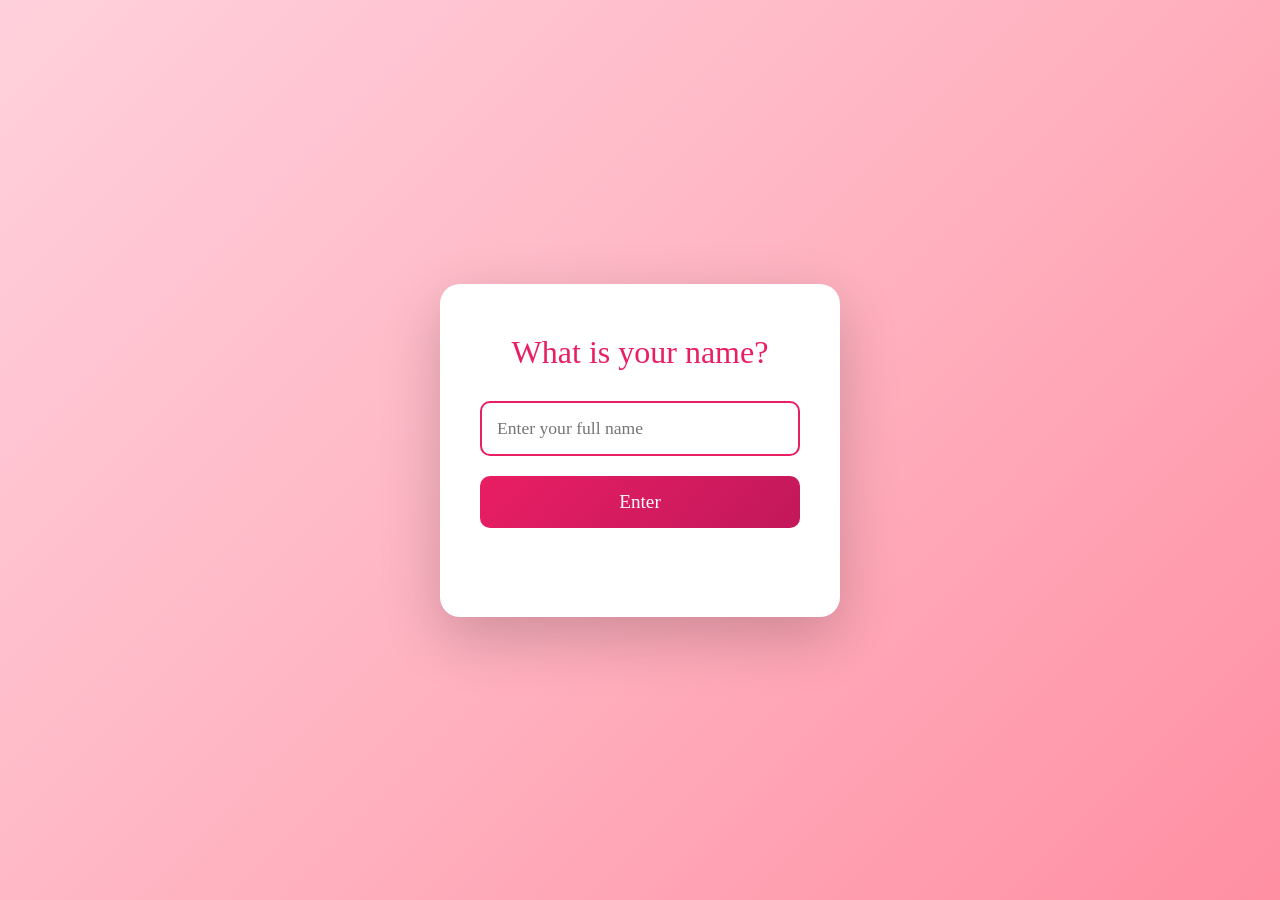
<file: index.html>
<!DOCTYPE html>
<html lang="en">
<head>
    <meta charset="UTF-8">
    <meta name="viewport" content="width=device-width, initial-scale=1.0">
    <title>💕</title>
    <link rel="stylesheet" href="styles.css">
</head>
<body>
    <!-- LOGIN PAGE -->
    <div id="loginPage" class="login-container">
        <div class="login-box">
            <h1 class="login-title">What is your name?</h1>
            <input 
                type="text" 
                id="nameInput" 
                class="name-input" 
                placeholder="Enter your full name"
                autocomplete="off"
            >
            <button id="submitBtn" class="submit-btn">Enter</button>
            <p id="errorMessage" class="error-message"></p>
        </div>
    </div>

    <!-- WELCOME ANIMATION PAGE -->
    <div id="welcomePage" class="welcome-container" style="display: none;">
        <!-- Heart animation canvas will be inserted here -->
    </div>

    <!-- Load JavaScript files in correct order -->
    <script src="messages.js"></script>
    <script src="music.js"></script>
    <script src="login.js"></script>
</body>
</html>
</file>
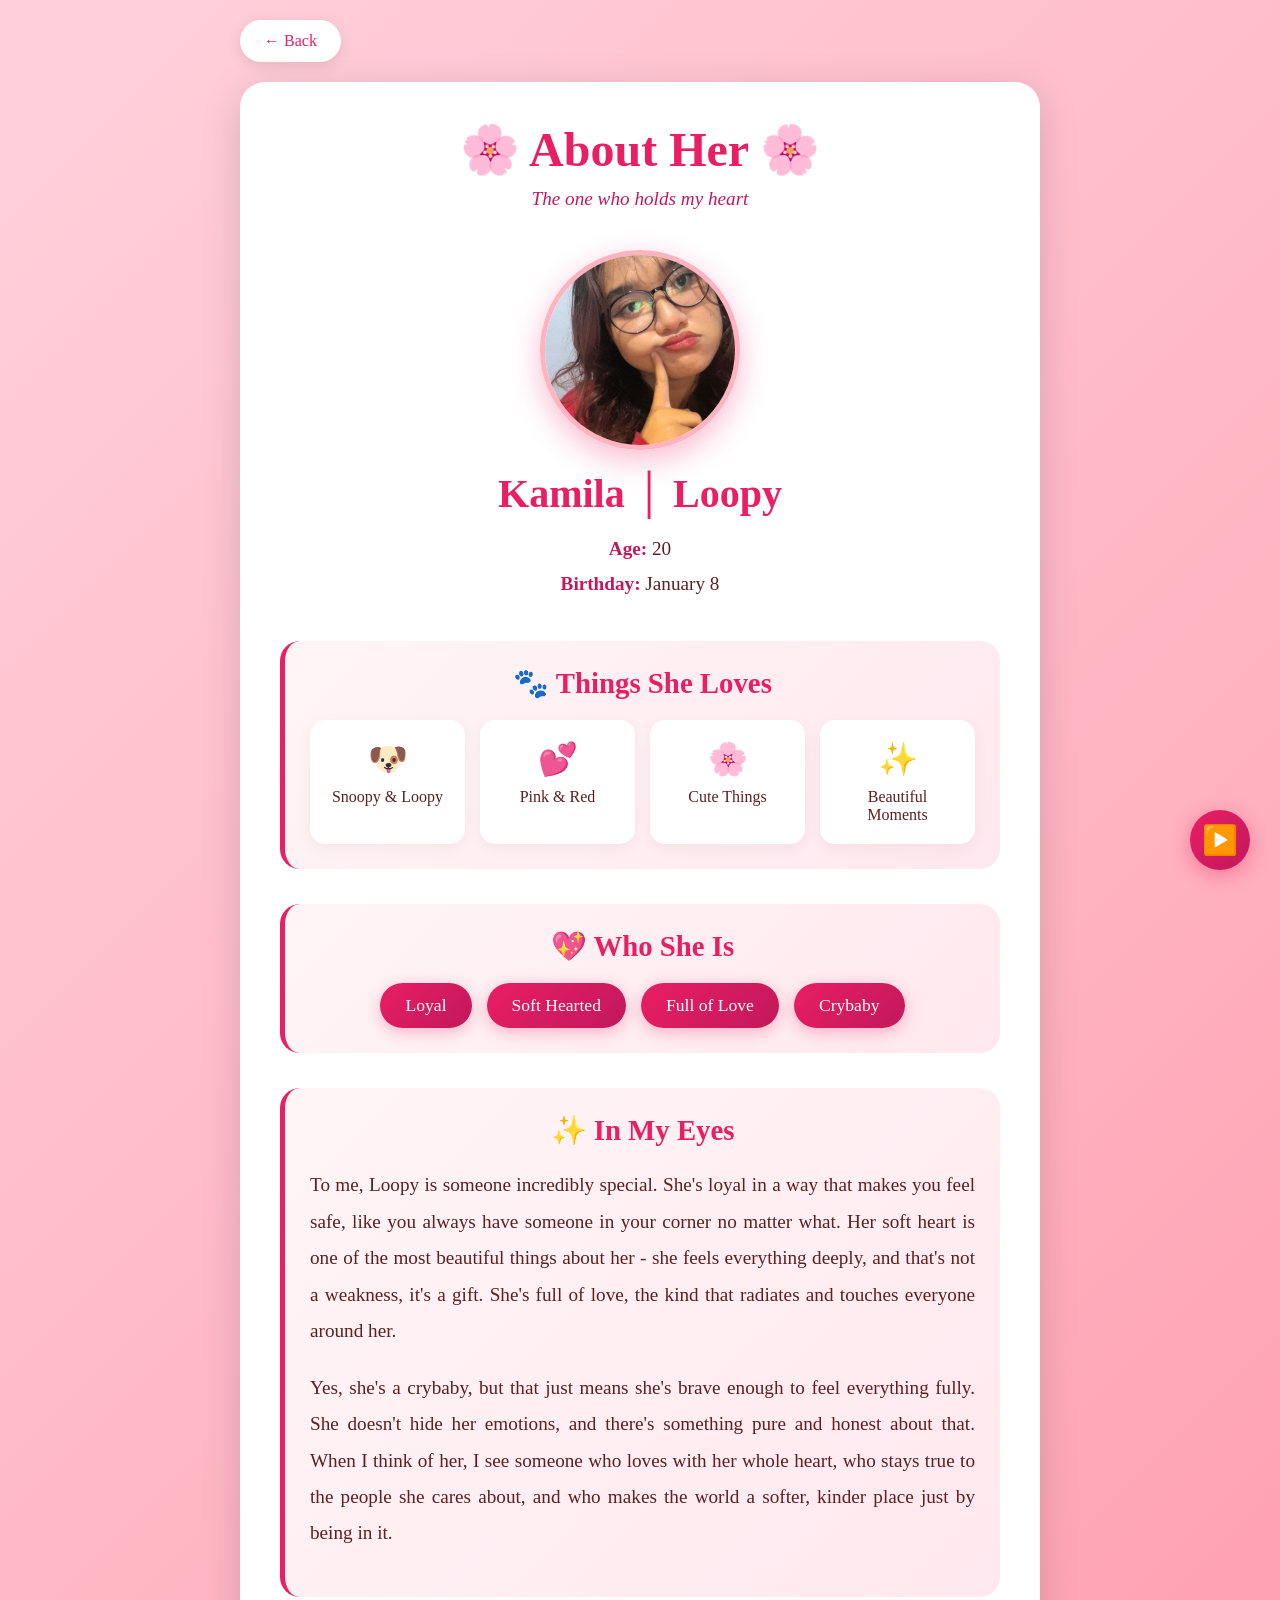
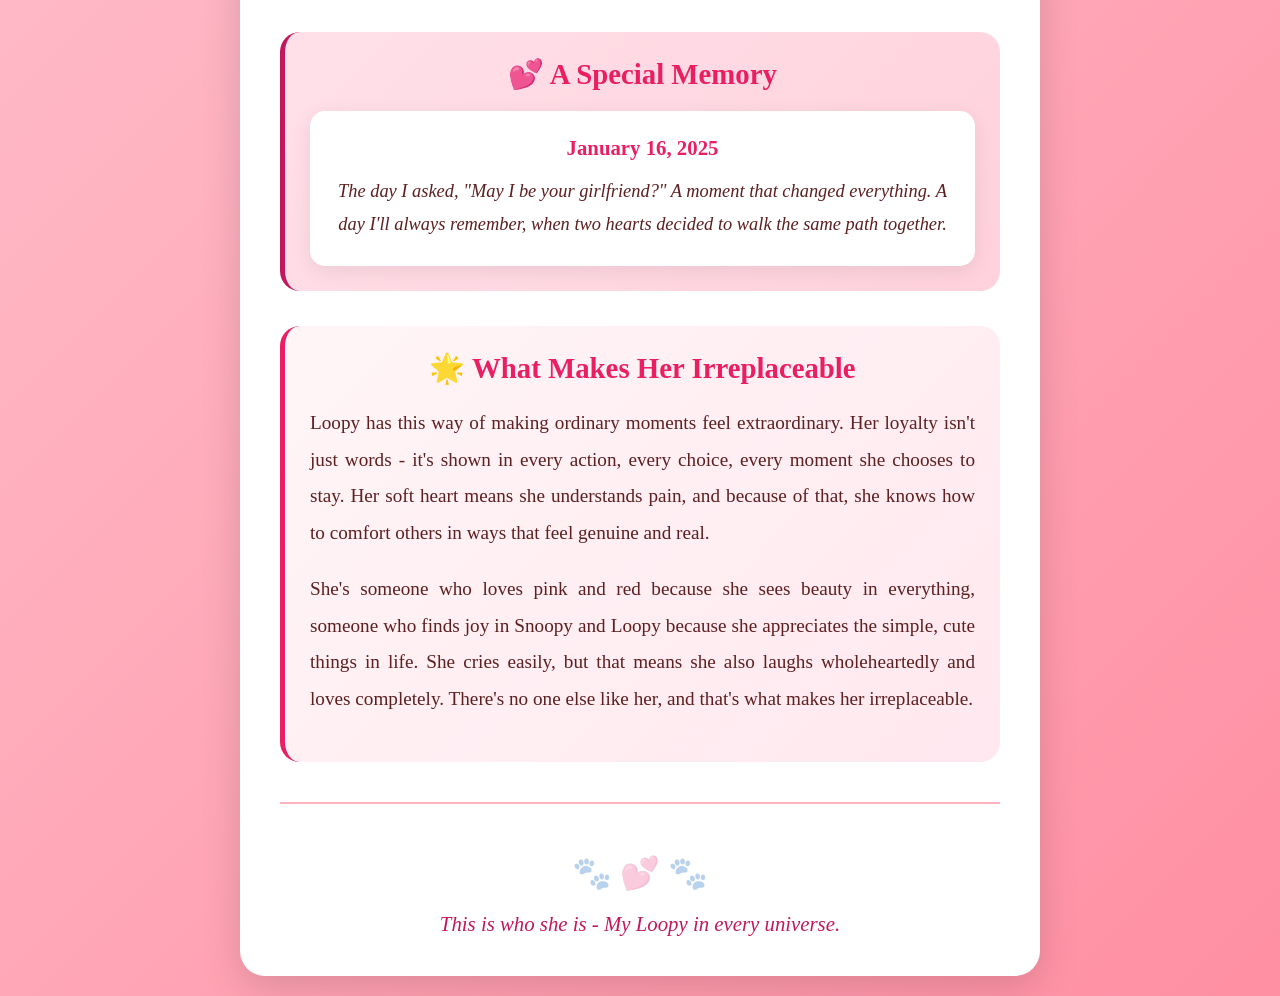
<file: biography.html>
<!DOCTYPE html>
<html lang="en">
<head>
    <meta charset="UTF-8">
    <meta name="viewport" content="width=device-width, initial-scale=1.0">
    <title>About Loopy 💕</title>
    <link rel="stylesheet" href="styles.css">
    <link rel="stylesheet" href="biography-styles.css">
</head>
<body class="biography-page">
    <div class="bio-container">
        <!-- Back Button -->
        <button class="back-button" onclick="goBack()">← Back</button>

        <!-- Biography Card -->
        <div class="bio-card">
            <!-- Header -->
            <div class="bio-header">
                <h1 class="bio-title">🌸 About Her 🌸</h1>
                <p class="bio-subtitle">The one who holds my heart</p>
            </div>

            <!-- Profile Section -->
            <div class="bio-profile">
                <!-- 
                    ⚠️ CHANGE IMAGE HERE ⚠️
                    Replace "placeholder-image.jpg" with your image file
                    Or use a URL if hosted online
                -->
                <div class="bio-image-container">
                    <img src="lupii.jpeg" alt="Loopy" class="bio-image" id="profileImage">
                    <div class="image-placeholder" id="imagePlaceholder">
                        <div class="placeholder-text">
                            🌸<br>
                            Her Picture<br>
                            Goes Here
                        </div>
                    </div>
                </div>
                
                <h2 class="bio-name">Kamila │ Loopy</h2>
                <div class="bio-basic-info">
                    <p><strong>Age:</strong> <span id="ageValue">20</span></p>
                    <p><strong>Birthday:</strong> January 8</p>
                </div>
            </div>

            <!-- Favorites Section -->
            <div class="bio-section">
                <h3 class="section-title">🐾 Things She Loves</h3>
                <div class="favorites-grid">
                    <div class="favorite-item">
                        <span class="favorite-icon">🐶</span>
                        <span class="favorite-text">Snoopy & Loopy</span>
                    </div>
                    <div class="favorite-item">
                        <span class="favorite-icon">💕</span>
                        <span class="favorite-text">Pink & Red</span>
                    </div>
                    <div class="favorite-item">
                        <span class="favorite-icon">🌸</span>
                        <span class="favorite-text">Cute Things</span>
                    </div>
                    <div class="favorite-item">
                        <span class="favorite-icon">✨</span>
                        <span class="favorite-text">Beautiful Moments</span>
                    </div>
                </div>
            </div>

            <!-- Personality Section -->
            <div class="bio-section">
                <h3 class="section-title">💖 Who She Is</h3>
                <div class="personality-tags">
                    <span class="personality-tag">Loyal</span>
                    <span class="personality-tag">Soft Hearted</span>
                    <span class="personality-tag">Full of Love</span>
                    <span class="personality-tag">Crybaby</span>
                </div>
            </div>

            <!-- In My Eyes Section -->
            <div class="bio-section">
                <h3 class="section-title">✨ In My Eyes</h3>
                <div class="bio-text-content">
                    <!-- 
                        ⚠️ EDIT TEXT HERE ⚠️
                        Change this paragraph to your own words
                    -->
                    <p>To me, Loopy is someone incredibly special. She's loyal in a way that makes you feel safe, like you always have someone in your corner no matter what. Her soft heart is one of the most beautiful things about her - she feels everything deeply, and that's not a weakness, it's a gift. She's full of love, the kind that radiates and touches everyone around her.</p>
                    
                    <p>Yes, she's a crybaby, but that just means she's brave enough to feel everything fully. She doesn't hide her emotions, and there's something pure and honest about that. When I think of her, I see someone who loves with her whole heart, who stays true to the people she cares about, and who makes the world a softer, kinder place just by being in it.</p>
                </div>
            </div>

            <!-- Special Memory Section -->
            <div class="bio-section special-memory">
                <h3 class="section-title">💕 A Special Memory</h3>
                <div class="memory-card">
                    <div class="memory-date">January 16, 2025</div>
                    <div class="memory-content">
                        <!-- 
                            ⚠️ EDIT MEMORY HERE ⚠️
                            Write about the special day
                        -->
                        <p>The day I asked, "May I be your girlfriend?" A moment that changed everything. A day I'll always remember, when two hearts decided to walk the same path together.</p>
                    </div>
                </div>
            </div>

            <!-- What Makes Her Special Section -->
            <div class="bio-section">
                <h3 class="section-title">🌟 What Makes Her Irreplaceable</h3>
                <div class="bio-text-content">
                    <!-- 
                        ⚠️ EDIT TEXT HERE ⚠️
                        Add why she's special to you
                    -->
                    <p>Loopy has this way of making ordinary moments feel extraordinary. Her loyalty isn't just words - it's shown in every action, every choice, every moment she chooses to stay. Her soft heart means she understands pain, and because of that, she knows how to comfort others in ways that feel genuine and real.</p>
                    
                    <p>She's someone who loves pink and red because she sees beauty in everything, someone who finds joy in Snoopy and Loopy because she appreciates the simple, cute things in life. She cries easily, but that means she also laughs wholeheartedly and loves completely. There's no one else like her, and that's what makes her irreplaceable.</p>
                </div>
            </div>

            <!-- Closing Section -->
            <div class="bio-footer">
                <div class="paw-prints">🐾 💕 🐾</div>
                <p class="closing-text">This is who she is - My Loopy in every universe.</p>
            </div>
        </div>
    </div>

    <!-- Load Scripts -->
    <script src="biography-script.js"></script>
    <script src="page-music.js"></script>
    <script>
        startPageMusic('every_breath_you_take.mp3');
    </script>
</body>
</html>
</file>
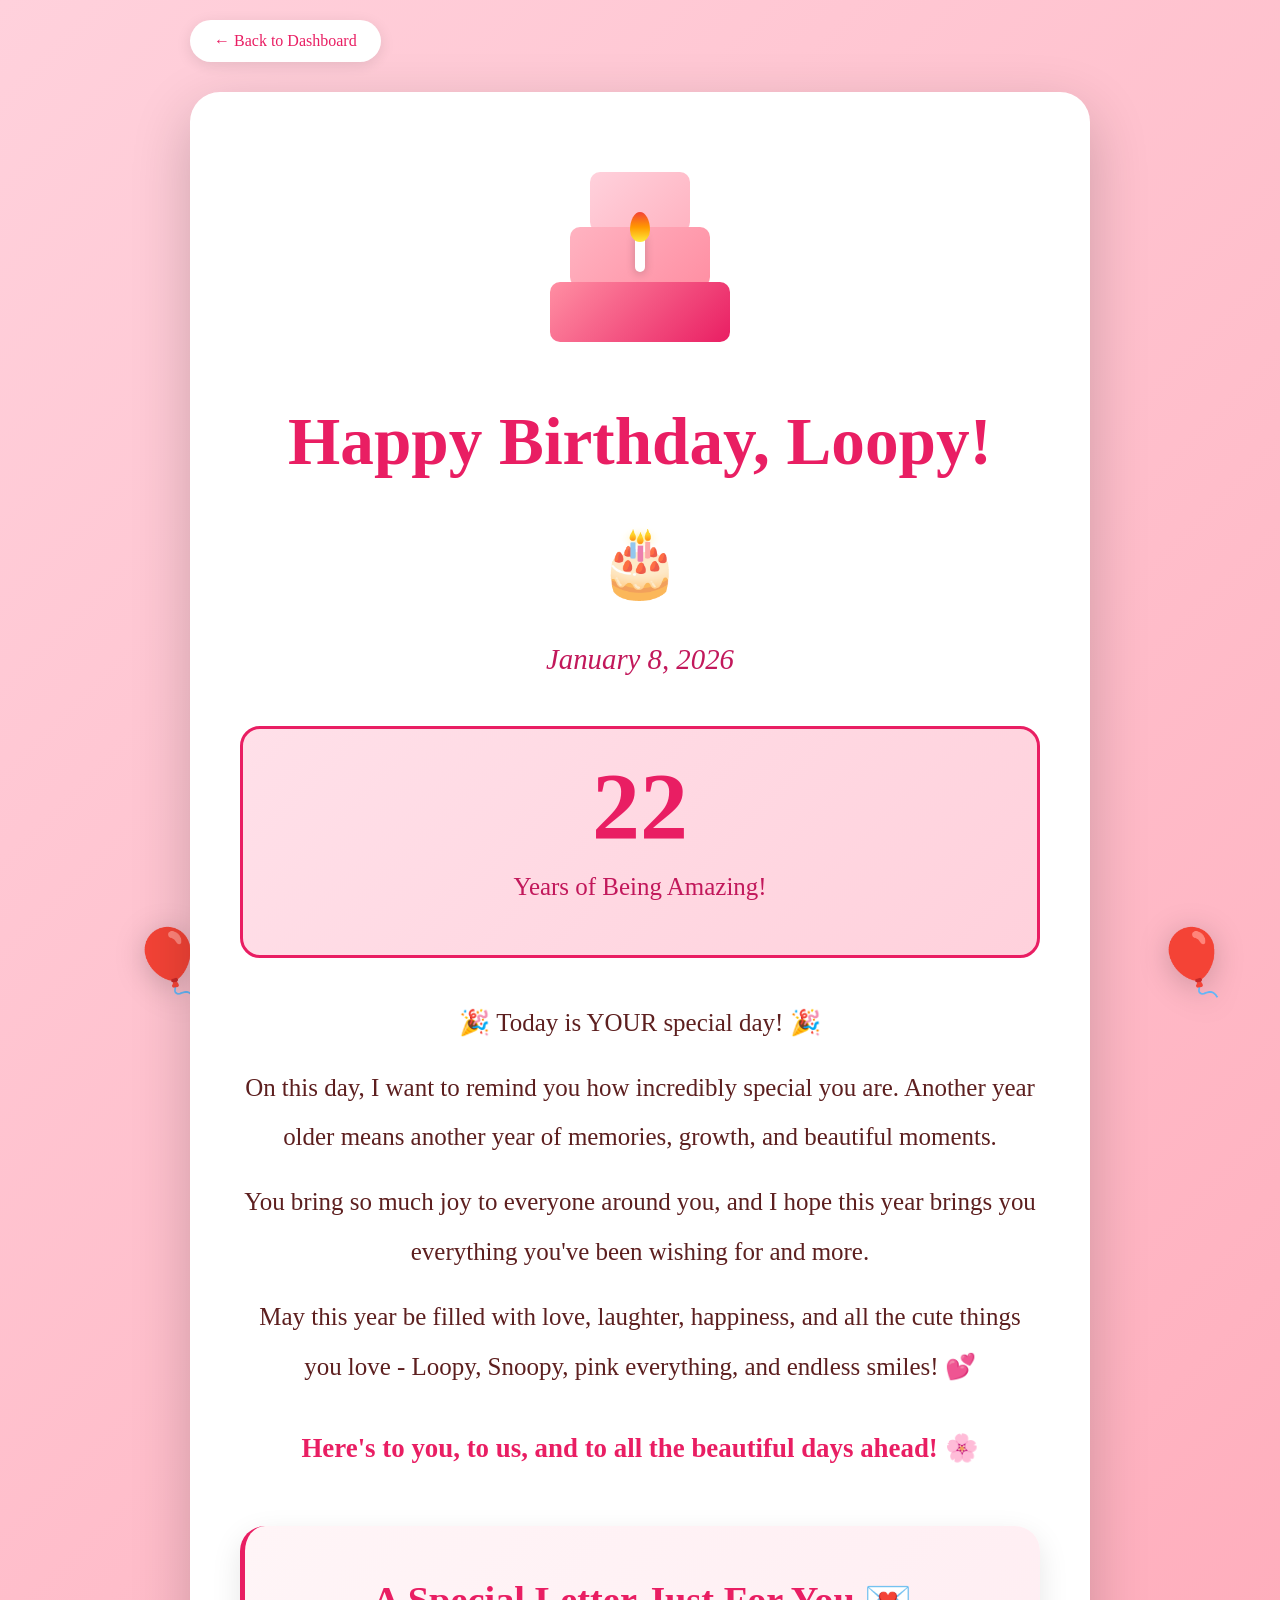
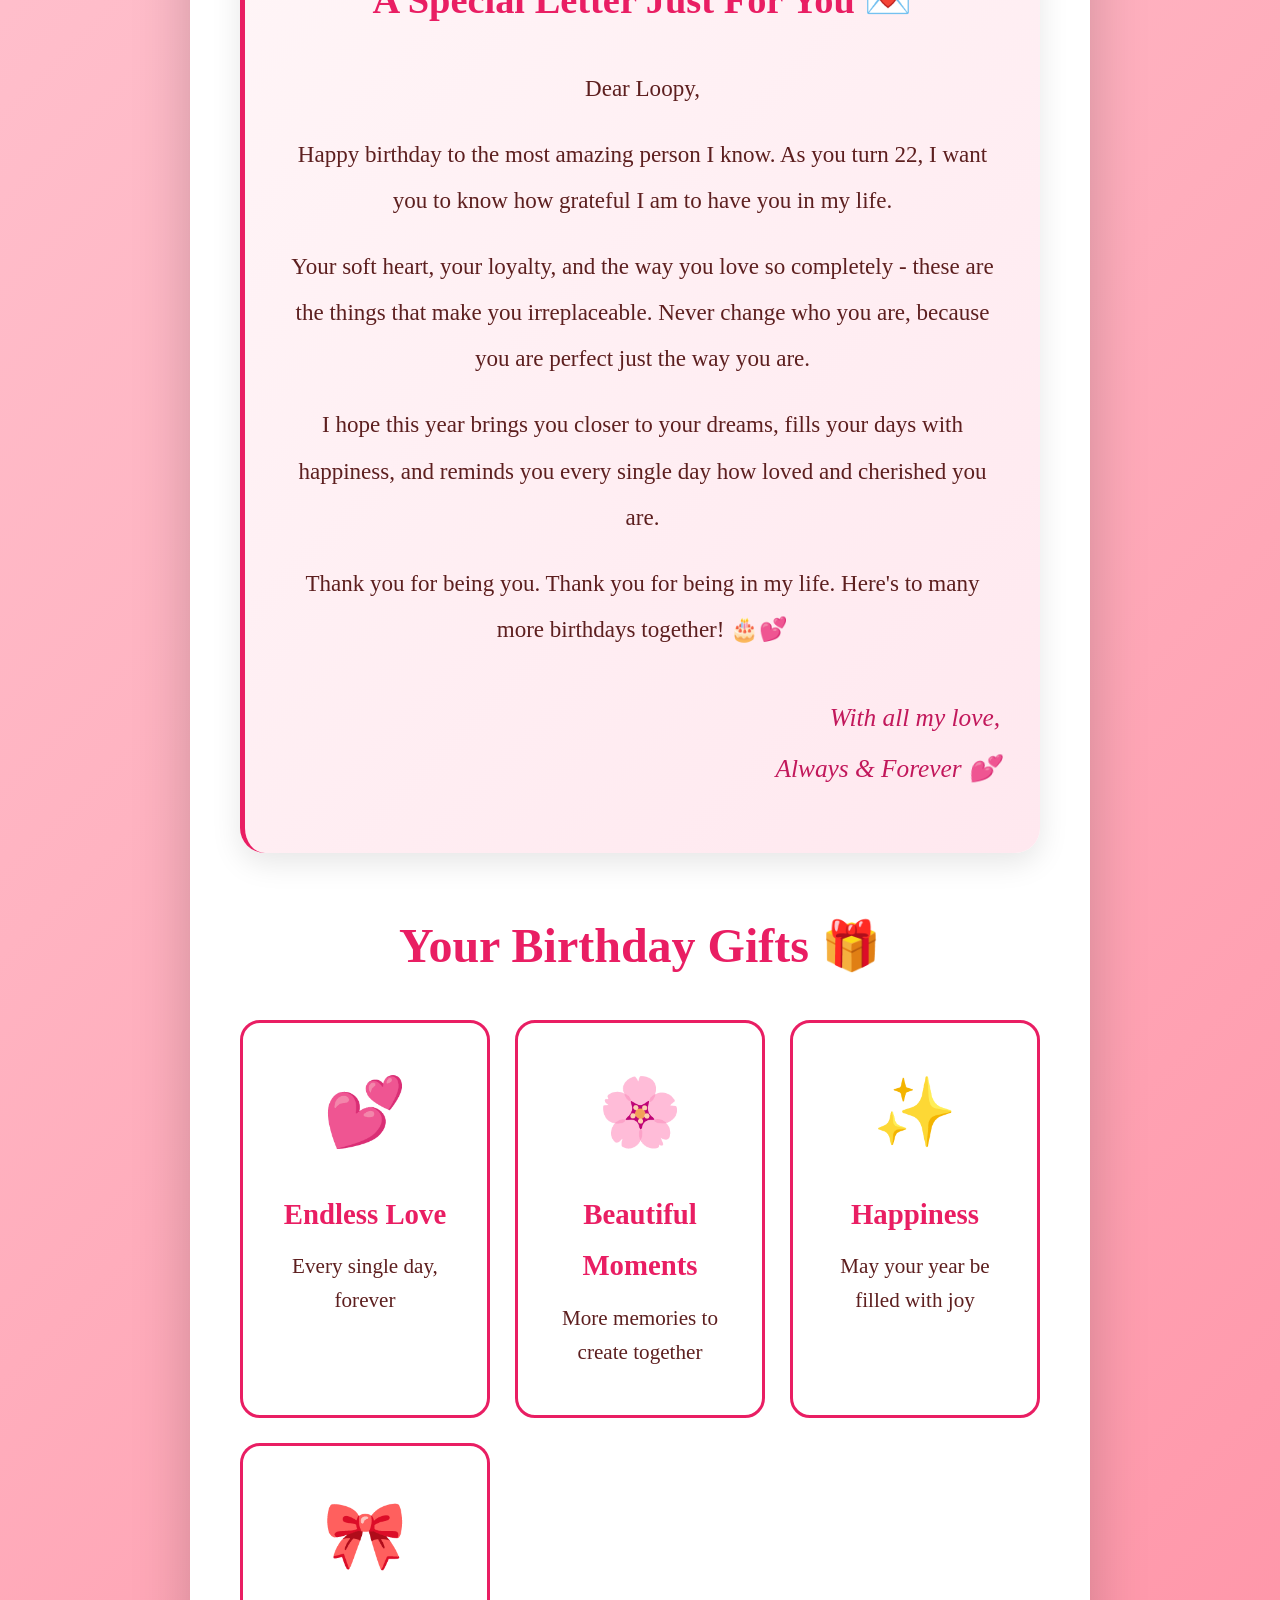
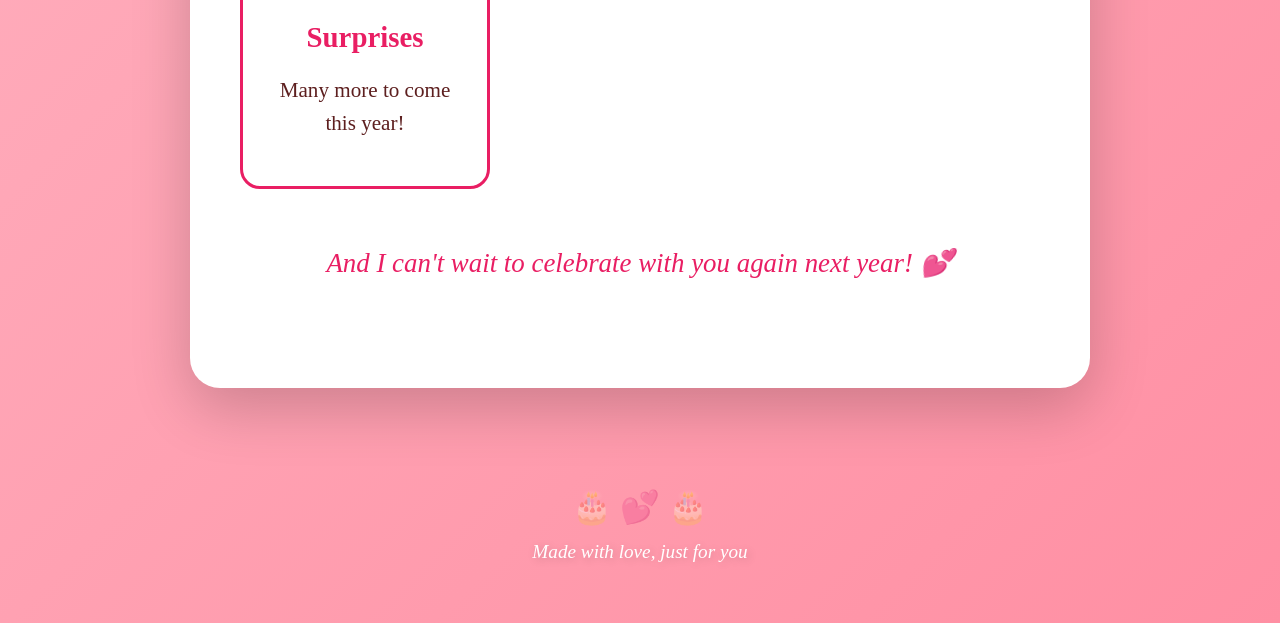
<file: birthday.html>
<!DOCTYPE html>
<html lang="en">
<head>
    <meta charset="UTF-8">
    <meta name="viewport" content="width=device-width, initial-scale=1.0">
    <title>Happy Birthday! 🎂</title>
    <link rel="stylesheet" href="styles.css">
    <link rel="stylesheet" href="birthday-styles.css">
</head>
<body class="birthday-page">
    <!-- Confetti Animation -->
    <div class="confetti-container" id="confettiContainer"></div>
    
    <!-- Balloons -->
    <div class="balloons">
        <div class="balloon" style="--x: 10%; --delay: 0s; --color: #ff6b9d;">🎈</div>
        <div class="balloon" style="--x: 25%; --delay: 0.5s; --color: #ffd1dc;">🎈</div>
        <div class="balloon" style="--x: 75%; --delay: 1s; --color: #ffb3c1;">🎈</div>
        <div class="balloon" style="--x: 90%; --delay: 1.5s; --color: #ff8fa3;">🎈</div>
    </div>

    <div class="birthday-container">
        <!-- Back Button -->
        <button class="back-button" onclick="window.history.back()">← Back to Dashboard</button>

        <!-- Main Birthday Card -->
        <div class="birthday-card">
            <!-- Animated Cake -->
            <div class="cake-container">
                <div class="cake">
                    <div class="cake-layer layer-3"></div>
                    <div class="cake-layer layer-2"></div>
                    <div class="cake-layer layer-1"></div>
                    <div class="candle">
                        <div class="flame"></div>
                    </div>
                </div>
            </div>

            <!-- Birthday Message -->
            <div class="birthday-message">
                <h1 class="birthday-title">Happy Birthday, Loopy! 🎂</h1>
                <p class="birthday-subtitle">January 8, 2026</p>
                
                <div class="age-display">
                    <div class="age-number">22</div>
                    <p class="age-text">Years of Being Amazing!</p>
                </div>

                <div class="birthday-wishes">
                    <p class="wish-text">
                        🎉 Today is YOUR special day! 🎉
                    </p>
                    <p class="wish-text">
                        On this day, I want to remind you how incredibly special you are. 
                        Another year older means another year of memories, growth, and beautiful moments.
                    </p>
                    <p class="wish-text">
                        You bring so much joy to everyone around you, and I hope this year brings 
                        you everything you've been wishing for and more. 
                    </p>
                    <p class="wish-text">
                        May this year be filled with love, laughter, happiness, and all the cute things 
                        you love - Loopy, Snoopy, pink everything, and endless smiles! 💕
                    </p>
                    <p class="wish-text special-wish">
                        <strong>Here's to you, to us, and to all the beautiful days ahead! 🌸</strong>
                    </p>
                </div>

                <!-- Birthday Letter Section -->
                <div class="birthday-letter">
                    <h2 class="letter-title">A Special Letter Just For You 💌</h2>
                    <div class="letter-content">
                        <!-- 
                            ⚠️ EDIT YOUR PERSONAL LETTER HERE ⚠️
                            Write your heartfelt birthday message
                        -->
                        <p>Dear Loopy,</p>
                        
                        <p>Happy birthday to the most amazing person I know. As you turn 22, I want you to know how grateful I am to have you in my life.</p>
                        
                        <p>Your soft heart, your loyalty, and the way you love so completely - these are the things that make you irreplaceable. Never change who you are, because you are perfect just the way you are.</p>
                        
                        <p>I hope this year brings you closer to your dreams, fills your days with happiness, and reminds you every single day how loved and cherished you are.</p>
                        
                        <p>Thank you for being you. Thank you for being in my life. Here's to many more birthdays together! 🎂💕</p>
                        
                        <p class="letter-signature">With all my love,<br>Always & Forever 💕</p>
                    </div>
                </div>

                <!-- Birthday Gifts Section -->
                <div class="birthday-gifts">
                    <h2 class="gifts-title">Your Birthday Gifts 🎁</h2>
                    <div class="gifts-grid">
                        <div class="gift-box">
                            <div class="gift-icon">💕</div>
                            <h3 class="gift-title">Endless Love</h3>
                            <p class="gift-text">Every single day, forever</p>
                        </div>
                        <div class="gift-box">
                            <div class="gift-icon">🌸</div>
                            <h3 class="gift-title">Beautiful Moments</h3>
                            <p class="gift-text">More memories to create together</p>
                        </div>
                        <div class="gift-box">
                            <div class="gift-icon">✨</div>
                            <h3 class="gift-title">Happiness</h3>
                            <p class="gift-text">May your year be filled with joy</p>
                        </div>
                        <div class="gift-box">
                            <div class="gift-icon">🎀</div>
                            <h3 class="gift-title">Surprises</h3>
                            <p class="gift-text">Many more to come this year!</p>
                        </div>
                    </div>
                </div>

                <!-- Birthday Countdown to Next Year -->
                <div class="next-birthday-section">
                    <p class="next-birthday-text">
                        And I can't wait to celebrate with you again next year! 💕
                    </p>
                </div>
            </div>
        </div>

        <!-- Footer -->
        <div class="birthday-footer">
            <div class="footer-decoration">🎂 💕 🎂</div>
            <p class="footer-text">Made with love, just for you</p>
        </div>
    </div>

    <!-- Scripts -->
    <script src="music.js"></script>
    <script src="birthday-script.js"></script>
    
    <!-- Continue music -->
    <script>
        document.addEventListener('DOMContentLoaded', function() {
            if (typeof musicPlayer !== 'undefined') {
                const wasPlaying = sessionStorage.getItem('musicPlaying');
                if (wasPlaying === 'true') {
                    const currentTime = sessionStorage.getItem('musicTime');
                    if (currentTime) {
                        musicPlayer.audio.currentTime = parseFloat(currentTime);
                    }
                    musicPlayer.play();
                }
            }
        });
    </script>
</body>
</html>
</file>
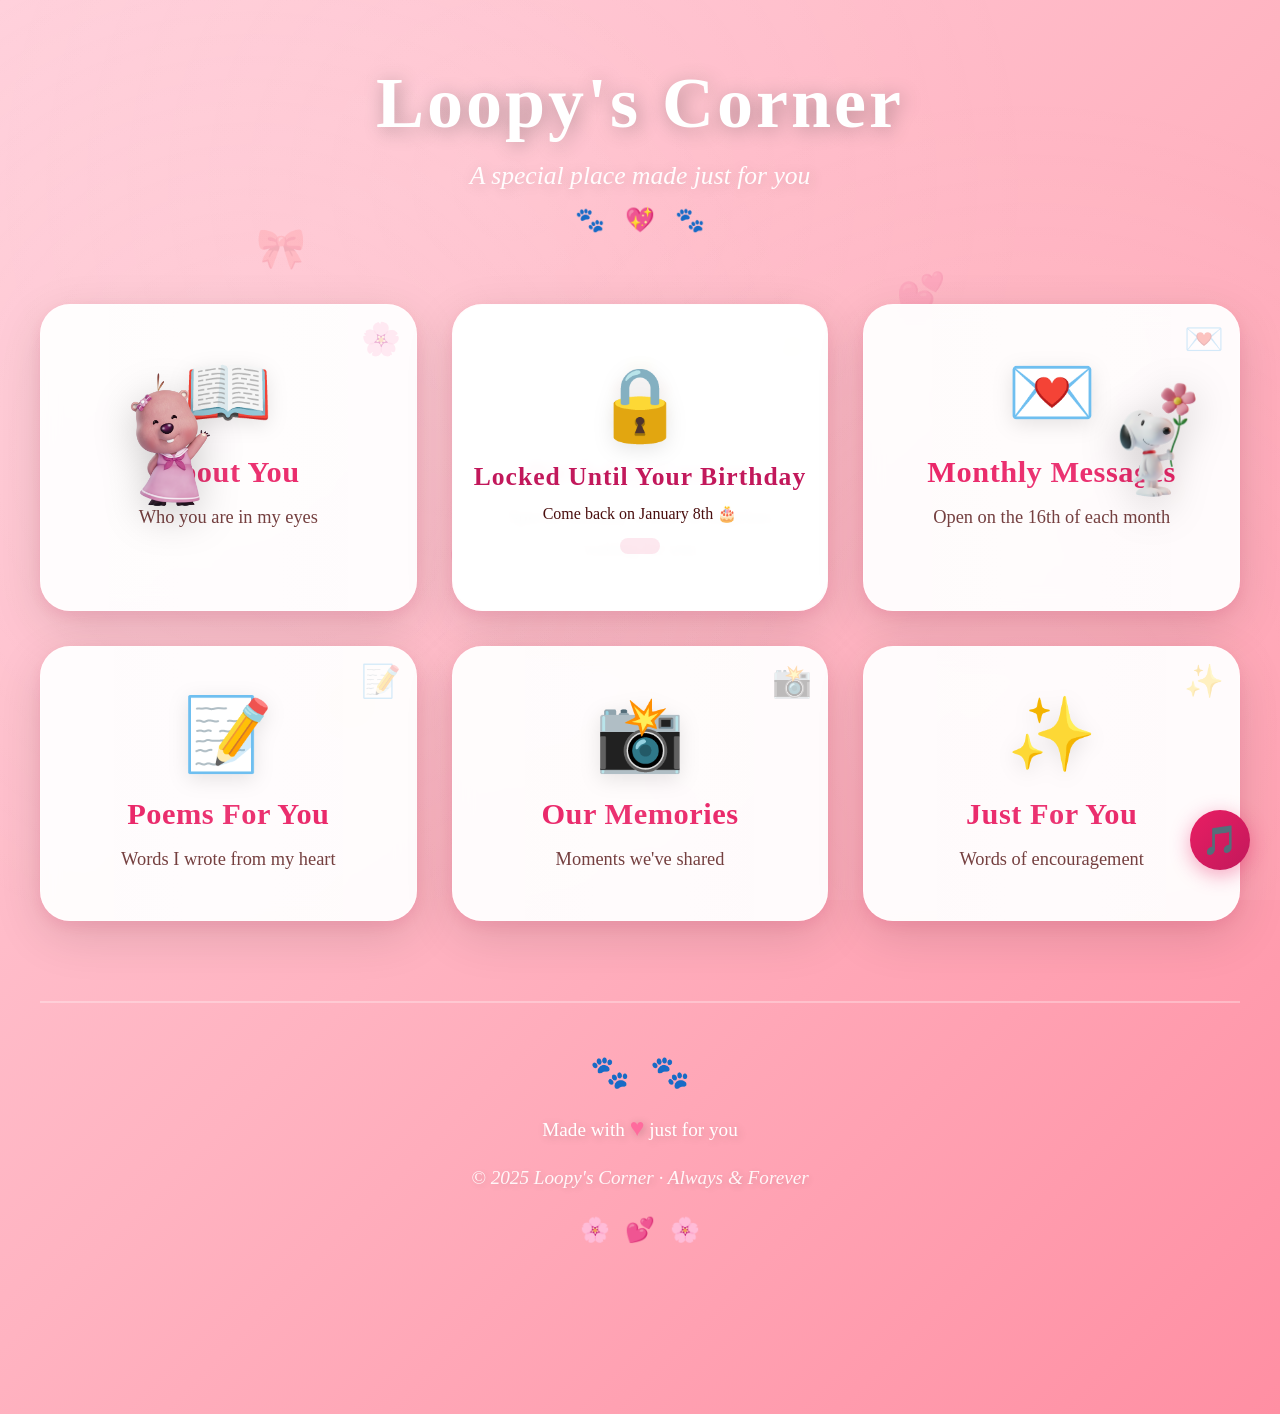
<file: dashboard.html>
<!DOCTYPE html>
<html lang="en">
<head>
    <meta charset="UTF-8">
    <meta name="viewport" content="width=device-width, initial-scale=1.0">
    <title>Loopy's Place 💕</title>
    <link rel="stylesheet" href="styles.css">
    <link rel="stylesheet" href="dashboard-styles.css">
</head>
<body class="dashboard-page">
    <!-- Custom Cursor Trail Canvas -->
    <canvas id="cursorCanvas"></canvas>

    <!-- Floating Characters: Loopy & Snoopy with Flower -->
    <div class="floating-characters">
        <!-- Loopy - Left Side -->
        <div class="character loopy-char" style="--x: 8%; --y: 25%; --delay: 0s;">
            <img src="loopy.png" alt="Loopy" class="character-img">
            <div class="character-speech">Hi! 💕</div>
        </div>
        
        <!-- Snoopy with Flower - Right Side -->
        <div class="character snoopy-flower-char" style="--x: 85%; --y: 25%; --delay: 0.5s;">
            <img src="snoopy-flower.png" alt="Snoopy" class="character-img">
            <div class="character-speech">For you! 🌸</div>
        </div>
    </div>

    <!-- Floating Decorations -->
    <div class="floating-decorations">
        <span class="float-item flower" style="--delay: 0s; --x: 15%; --y: 45%;">🌸</span>
        <span class="float-item flower" style="--delay: 1.5s; --x: 88%; --y: 50%;">🌺</span>
        <span class="float-item flower" style="--delay: 2s; --x: 25%; --y: 75%;">🌼</span>
        <span class="float-item heart" style="--delay: 0.5s; --x: 70%; --y: 30%;">💕</span>
        <span class="float-item heart" style="--delay: 1s; --x: 35%; --y: 60%;">💖</span>
        <span class="float-item paw" style="--delay: 1.2s; --x: 50%; --y: 85%;">🐾</span>
        <span class="float-item bow" style="--delay: 0.8s; --x: 20%; --y: 25%;">🎀</span>
    </div>

    <!-- Main Dashboard Container -->
    <div class="dashboard-container">
        <!-- Header Section -->
        <div class="dashboard-header">
            <h1 class="dashboard-title">Loopy's Corner</h1>
            <p class="dashboard-subtitle">A special place made just for you</p>
            <div class="title-decoration">
                <span class="deco-paw">🐾</span>
                <span class="deco-heart">💖</span>
                <span class="deco-paw">🐾</span>
            </div>
        </div>

        <!-- Cards Grid -->
        <div class="cards-grid">
            <!-- About You Card -->
            <div class="dashboard-card" data-card="bio">
                <div class="card-decoration">🌸</div>
                <div class="card-icon">📖</div>
                <h3 class="card-title">About You</h3>
                <p class="card-description">Who you are in my eyes</p>
                <div class="card-hover-effect"></div>
                <div class="card-hearts"></div>
            </div>

            <!-- Birthday Corner Card (Locked until Jan 8) -->
            <div class="dashboard-card locked-card" id="birthdayCard" data-card="birthday">
                <div class="lock-overlay" id="lockOverlay">
                    <div class="lock-icon">🔒</div>
                    <div class="lock-text">Locked Until Your Birthday</div>
                    <div class="lock-description">Come back on January 8th 🎂</div>
                    <div class="countdown-text" id="countdownText"></div>
                </div>
                <div class="card-decoration">🎂</div>
                <div class="card-icon">🎂</div>
                <h3 class="card-title">Birthday Corner</h3>
                <p class="card-description">Special birthday wishes & surprises waiting for you</p>
                <div class="card-hover-effect"></div>
                <div class="card-hearts"></div>
            </div>

            <!-- Monthly Messages Card -->
            <div class="dashboard-card"  data-card="messages">
                <div class="card-decoration">💌</div>
                <div class="card-icon">💌</div>
                <h3 class="card-title">Monthly Messages</h3>
                <p class="card-description">Open on the 16th of each month</p>
                <div class="card-hover-effect"></div>
                <div class="card-hearts"></div>
            </div>

            <!-- Poems For You Card (renamed from Things I Love) -->
            <div class="dashboard-card"  data-card="love">
                <div class="card-decoration">📝</div>
                <div class="card-icon">📝</div>
                <h3 class="card-title">Poems For You</h3>
                <p class="card-description">Words I wrote from my heart</p>
                <div class="card-hover-effect"></div>
                <div class="card-hearts"></div>
            </div>

            <!-- Our Memories Card -->
            <div class="dashboard-card" data-card="memories">
                <div class="card-decoration">📸</div>
                <div class="card-icon">📸</div>
                <h3 class="card-title">Our Memories</h3>
                <p class="card-description">Moments we've shared</p>
                <div class="card-hover-effect"></div>
                <div class="card-hearts"></div>
            </div>

            <!-- Just For You Card -->
            <div class="dashboard-card" data-card="foryou">
                <div class="card-decoration">✨</div>
                <div class="card-icon">✨</div>
                <h3 class="card-title">Just For You</h3>
                <p class="card-description">Words of encouragement</p>
                <div class="card-hover-effect"></div>
                <div class="card-hearts"></div>
            </div>
        </div>

        <!-- Footer -->
        <div class="dashboard-footer">
            <div class="footer-characters">
                <span class="footer-paw">🐾</span>
                <span class="footer-paw">🐾</span>
            </div>
            <p>Made with <span class="footer-heart">♥</span> just for you</p>
            <p class="footer-copyright">© 2025 Loopy's Corner · Always & Forever</p>
            <div class="footer-flowers">
                <span>🌸</span>
                <span>💕</span>
                <span>🌸</span>
            </div>
        </div>
    </div>

    <!-- JavaScript Files -->
    <script src="music.js"></script>
    <script src="dashboard-interactive.js"></script>
    <script src="dashboard-script.js"></script>
    
    <!-- Auto-start music -->
    <script>
        window.addEventListener('load', function() {
            setTimeout(function() {
                if (typeof musicPlayer !== 'undefined') {
                    const wasPlaying = sessionStorage.getItem('musicPlaying');
                    if (wasPlaying !== 'true') {
                        musicPlayer.play();
                    }
                }
            }, 500);
        });
    </script>
</body>
</html>
</file>
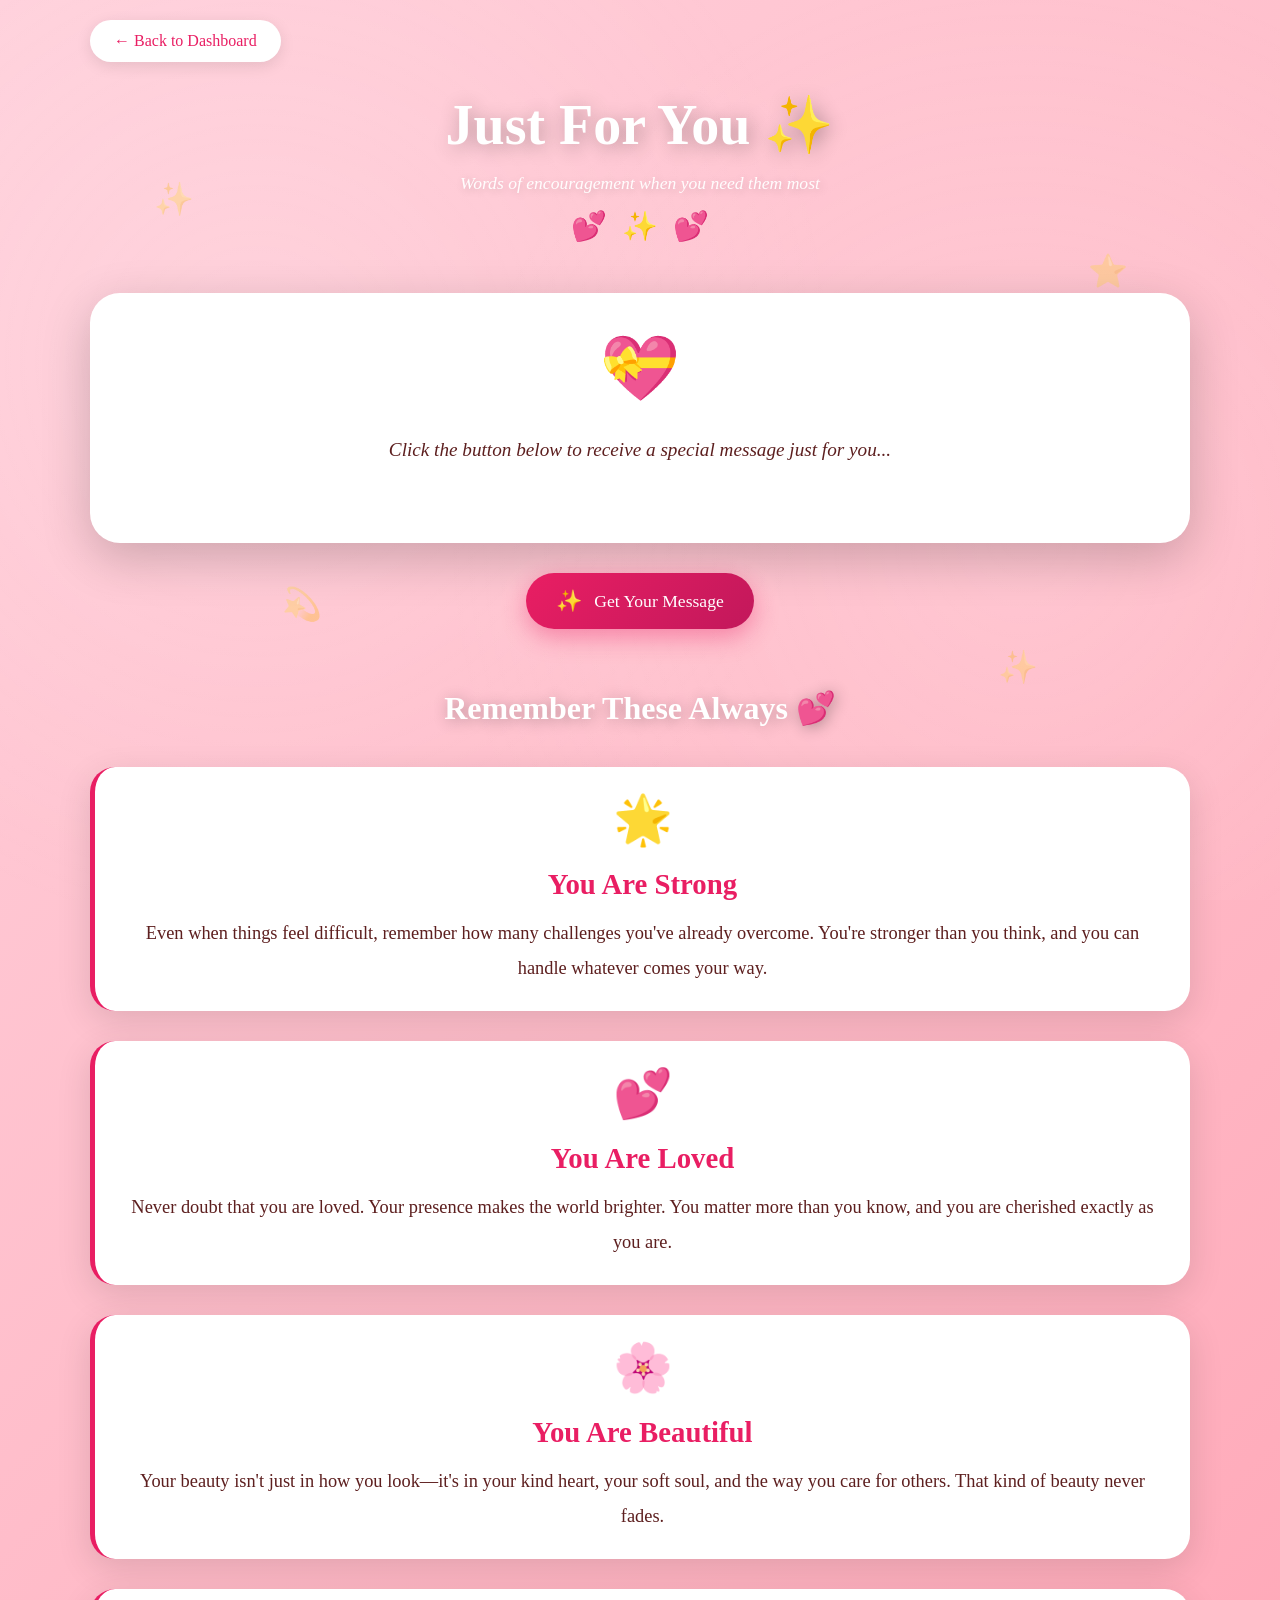
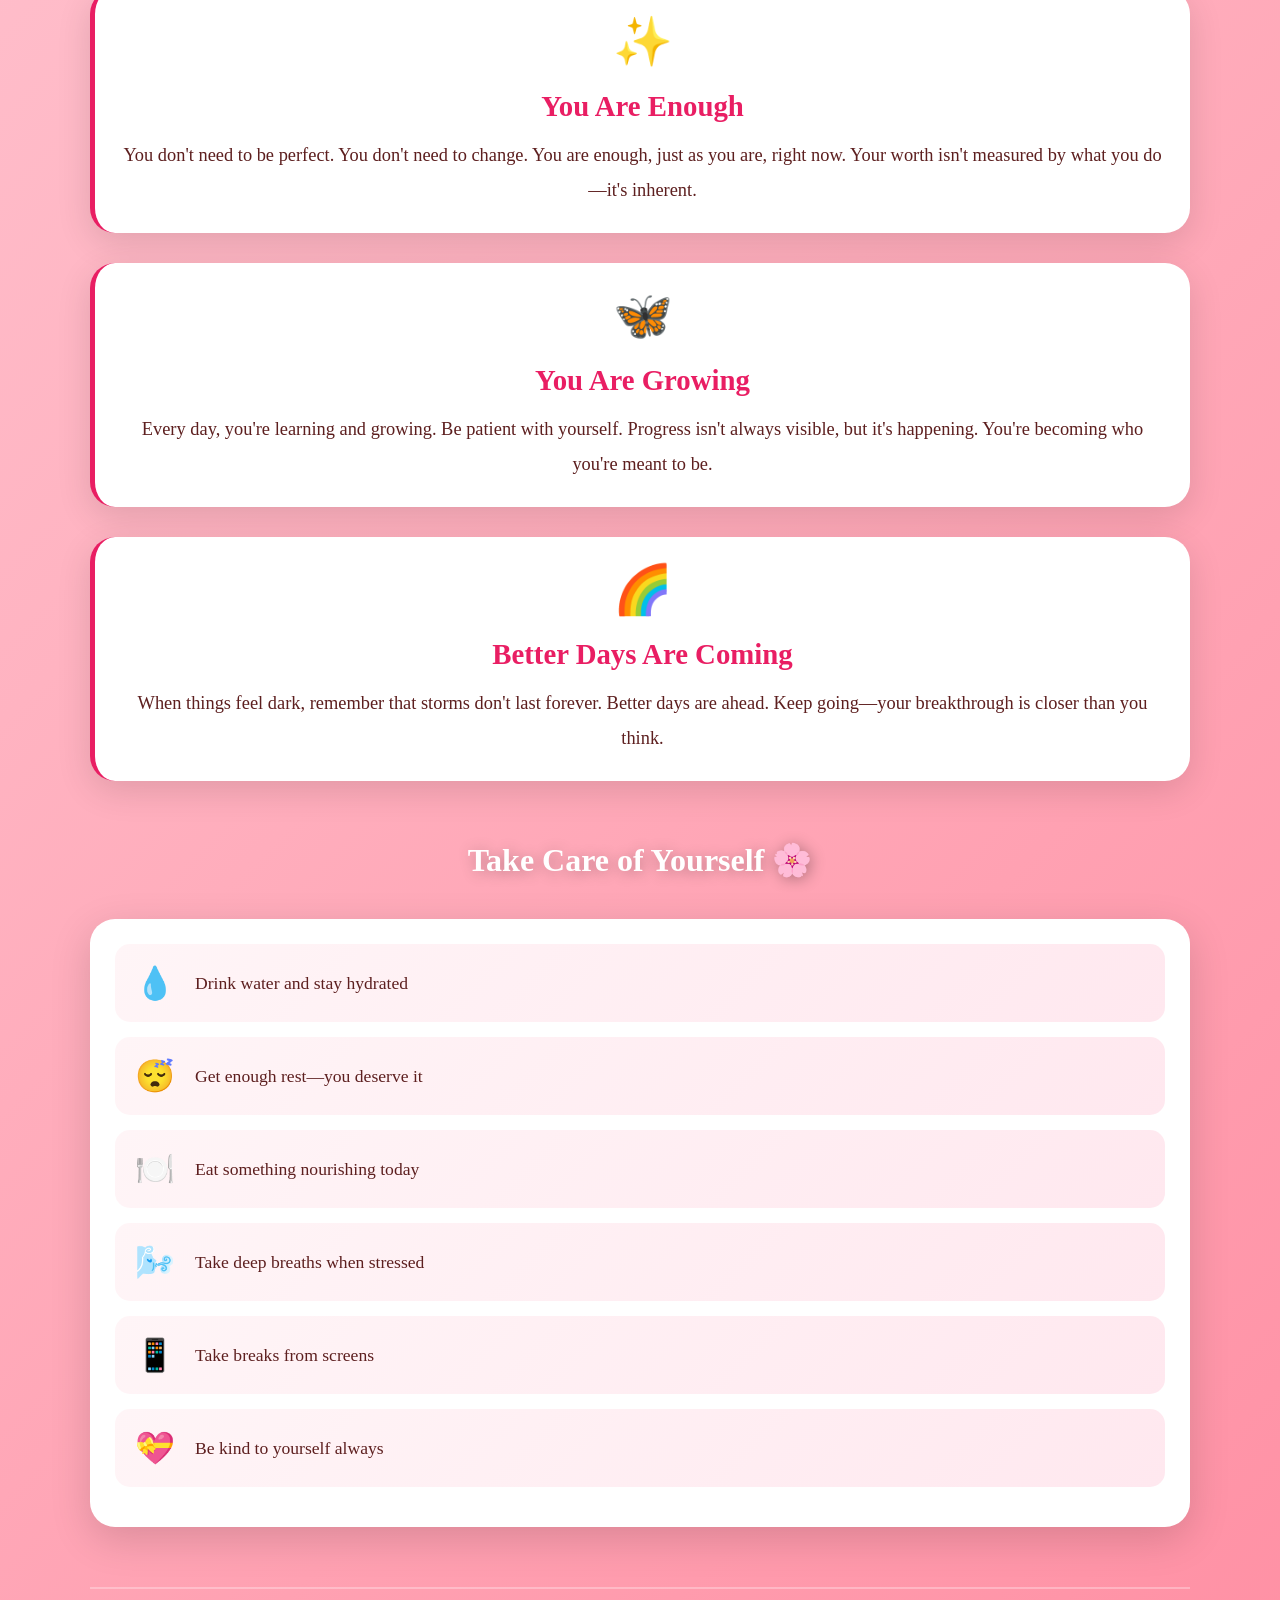
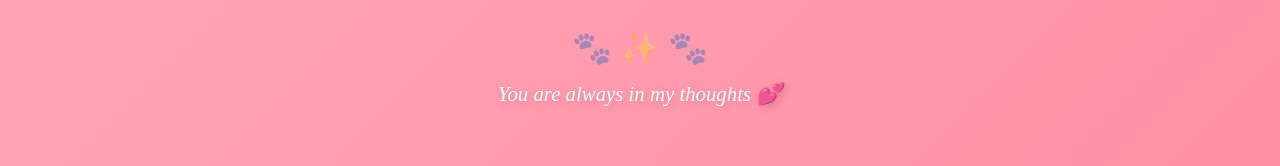
<file: for-you.html>
<!DOCTYPE html>
<html lang="en">
<head>
    <meta charset="UTF-8">
    <meta name="viewport" content="width=device-width, initial-scale=1.0">
    <title>Just For You ✨</title>
    <link rel="stylesheet" href="styles.css">
    <link rel="stylesheet" href="for-you-styles.css">
</head>
<body class="for-you-page">
    <!-- Floating Stars -->
    <div class="floating-stars">
        <span class="star" style="--x: 12%; --y: 20%; --delay: 0s;">✨</span>
        <span class="star" style="--x: 85%; --y: 28%; --delay: 0.5s;">⭐</span>
        <span class="star" style="--x: 22%; --y: 65%; --delay: 1s;">💫</span>
        <span class="star" style="--x: 78%; --y: 72%; --delay: 1.5s;">✨</span>
        <span class="star" style="--x: 45%; --y: 85%; --delay: 2s;">🌟</span>
    </div>

    <div class="for-you-container">
        <!-- Back Button -->
        <button class="back-button" onclick="window.history.back()">← Back to Dashboard</button>

        <!-- Header -->
        <div class="for-you-header">
            <h1 class="for-you-title">Just For You ✨</h1>
            <p class="for-you-subtitle">Words of encouragement when you need them most</p>
            <div class="header-decoration">
                <span>💕</span>
                <span>✨</span>
                <span>💕</span>
            </div>
        </div>

        <!-- Quote Generator Card -->
        <div class="quote-generator">
            <div class="quote-card" id="quoteCard">
                <div class="quote-icon">💝</div>
                <p class="quote-text" id="quoteText">
                    Click the button below to receive a special message just for you...
                </p>
                <div class="quote-author" id="quoteAuthor"></div>
            </div>
            
            <button class="generate-button" id="generateBtn">
                <span class="btn-icon">✨</span>
                <span class="btn-text">Get Your Message</span>
            </button>
        </div>

        <!-- Encouragement Cards Grid -->
        <div class="encouragement-section">
            <h2 class="section-title">Remember These Always 💕</h2>
            
            <div class="encouragement-grid">
                <!-- Card 1 -->
                <div class="encouragement-card">
                    <div class="card-icon">🌟</div>
                    <h3 class="card-title">You Are Strong</h3>
                    <p class="card-text">
                        Even when things feel difficult, remember how many challenges you've already overcome. 
                        You're stronger than you think, and you can handle whatever comes your way.
                    </p>
                </div>

                <!-- Card 2 -->
                <div class="encouragement-card">
                    <div class="card-icon">💕</div>
                    <h3 class="card-title">You Are Loved</h3>
                    <p class="card-text">
                        Never doubt that you are loved. Your presence makes the world brighter. 
                        You matter more than you know, and you are cherished exactly as you are.
                    </p>
                </div>

                <!-- Card 3 -->
                <div class="encouragement-card">
                    <div class="card-icon">🌸</div>
                    <h3 class="card-title">You Are Beautiful</h3>
                    <p class="card-text">
                        Your beauty isn't just in how you look—it's in your kind heart, your soft soul, 
                        and the way you care for others. That kind of beauty never fades.
                    </p>
                </div>

                <!-- Card 4 -->
                <div class="encouragement-card">
                    <div class="card-icon">✨</div>
                    <h3 class="card-title">You Are Enough</h3>
                    <p class="card-text">
                        You don't need to be perfect. You don't need to change. You are enough, 
                        just as you are, right now. Your worth isn't measured by what you do—it's inherent.
                    </p>
                </div>

                <!-- Card 5 -->
                <div class="encouragement-card">
                    <div class="card-icon">🦋</div>
                    <h3 class="card-title">You Are Growing</h3>
                    <p class="card-text">
                        Every day, you're learning and growing. Be patient with yourself. 
                        Progress isn't always visible, but it's happening. You're becoming who you're meant to be.
                    </p>
                </div>

                <!-- Card 6 -->
                <div class="encouragement-card">
                    <div class="card-icon">🌈</div>
                    <h3 class="card-title">Better Days Are Coming</h3>
                    <p class="card-text">
                        When things feel dark, remember that storms don't last forever. 
                        Better days are ahead. Keep going—your breakthrough is closer than you think.
                    </p>
                </div>
            </div>
        </div>

        <!-- Self-Care Reminders -->
        <div class="self-care-section">
            <h2 class="section-title">Take Care of Yourself 🌸</h2>
            
            <div class="self-care-list">
                <div class="self-care-item">
                    <span class="care-icon">💧</span>
                    <span class="care-text">Drink water and stay hydrated</span>
                </div>
                <div class="self-care-item">
                    <span class="care-icon">😴</span>
                    <span class="care-text">Get enough rest—you deserve it</span>
                </div>
                <div class="self-care-item">
                    <span class="care-icon">🍽️</span>
                    <span class="care-text">Eat something nourishing today</span>
                </div>
                <div class="self-care-item">
                    <span class="care-icon">🌬️</span>
                    <span class="care-text">Take deep breaths when stressed</span>
                </div>
                <div class="self-care-item">
                    <span class="care-icon">📱</span>
                    <span class="care-text">Take breaks from screens</span>
                </div>
                <div class="self-care-item">
                    <span class="care-icon">💝</span>
                    <span class="care-text">Be kind to yourself always</span>
                </div>
            </div>
        </div>

        <!-- Footer -->
        <div class="for-you-footer">
            <div class="footer-decoration">🐾 ✨ 🐾</div>
            <p class="footer-text">You are always in my thoughts 💕</p>
        </div>
    </div>

    <!-- Scripts -->
    <script src="music.js"></script>
    <script src="for-you-script.js"></script>
    
    <!-- Continue music -->
    <script>
        document.addEventListener('DOMContentLoaded', function() {
            if (typeof musicPlayer !== 'undefined') {
                const wasPlaying = sessionStorage.getItem('musicPlaying');
                if (wasPlaying === 'true') {
                    const currentTime = sessionStorage.getItem('musicTime');
                    if (currentTime) {
                        musicPlayer.audio.currentTime = parseFloat(currentTime);
                    }
                    musicPlayer.play();
                }
            }
        });
    </script>
</body>
</html>
</file>
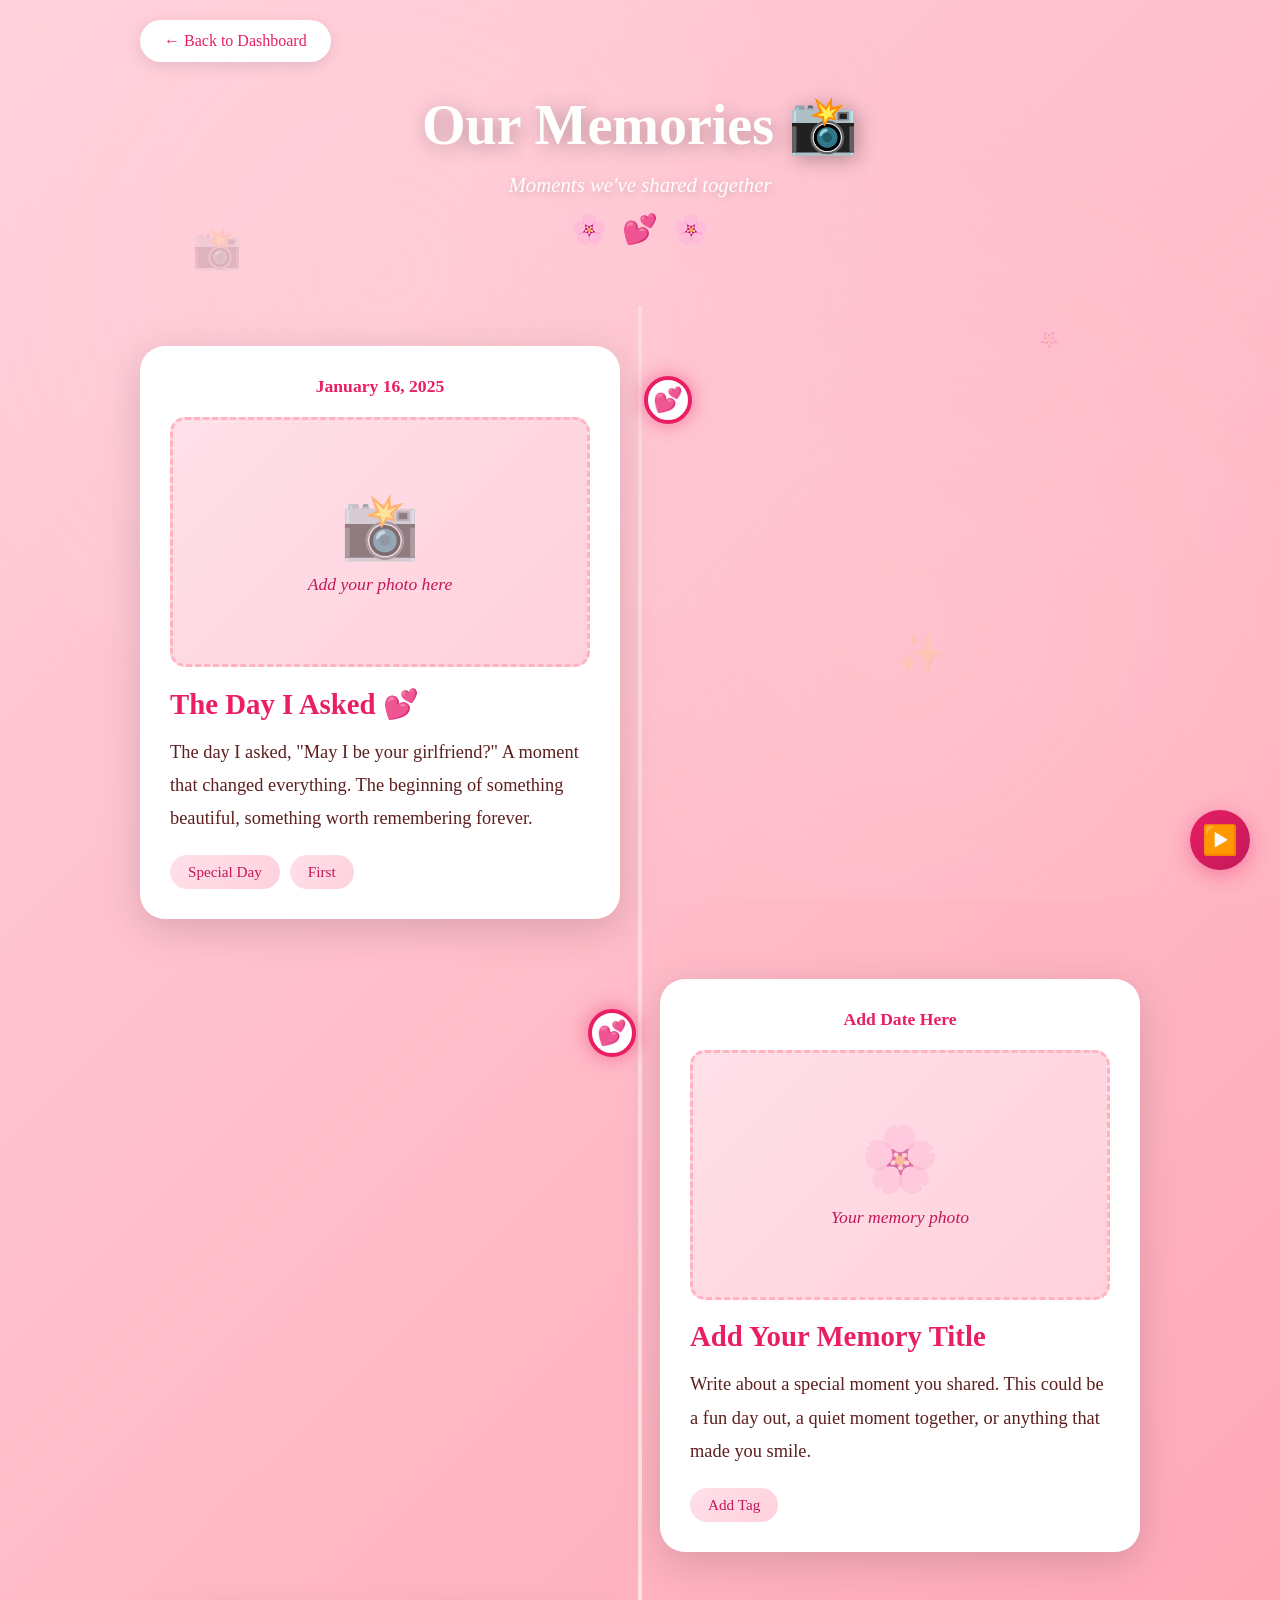
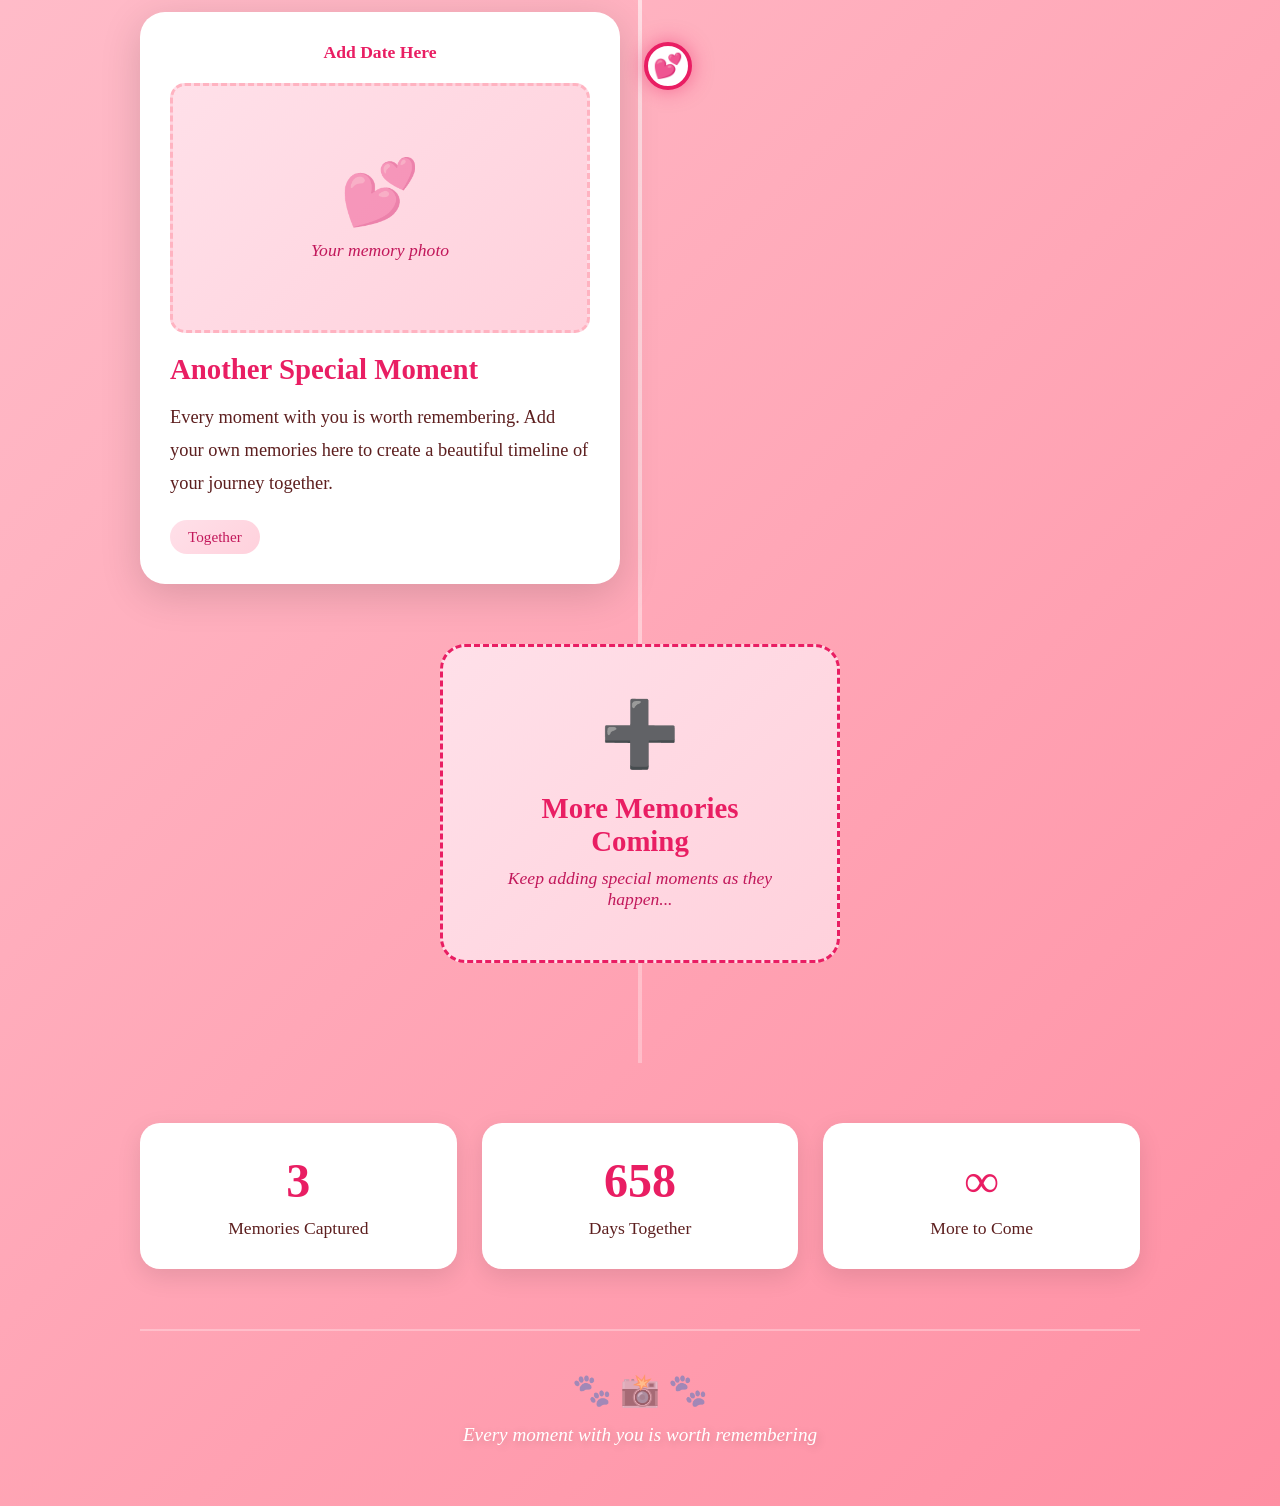
<file: memories.html>
<!DOCTYPE html>
<html lang="en">
<head>
    <meta charset="UTF-8">
    <meta name="viewport" content="width=device-width, initial-scale=1.0">
    <title>Our Memories 📸</title>
    <link rel="stylesheet" href="styles.css">
    <link rel="stylesheet" href="memories-styles.css">
</head>
<body class="memories-page">
    <!-- Floating Photos Background -->
    <div class="floating-photos">
        <span class="float-photo" style="--x: 15%; --y: 25%; --delay: 0s;">📸</span>
        <span class="float-photo" style="--x: 80%; --y: 35%; --delay: 0.8s;">🌸</span>
        <span class="float-photo" style="--x: 25%; --y: 65%; --delay: 1.2s;">💕</span>
        <span class="float-photo" style="--x: 70%; --y: 70%; --delay: 1.8s;">✨</span>
    </div>

    <div class="memories-container">
        <!-- Back Button -->
        <button class="back-button" onclick="window.history.back()">← Back to Dashboard</button>

        <!-- Header -->
        <div class="memories-header">
            <h1 class="memories-title">Our Memories 📸</h1>
            <p class="memories-subtitle">Moments we've shared together</p>
            <div class="header-decoration">
                <span>🌸</span>
                <span>💕</span>
                <span>🌸</span>
            </div>
        </div>

        <!-- Timeline -->
        <div class="timeline">
            <!-- Memory 1: The Beginning -->
            <div class="memory-item left">
                <div class="memory-card">
                    <div class="memory-date">January 16, 2025</div>
                    <div class="memory-photo-placeholder">
                        <div class="placeholder-icon">📸</div>
                        <p class="placeholder-text">Add your photo here</p>
                    </div>
                    <h3 class="memory-title">The Day I Asked 💕</h3>
                    <p class="memory-description">
                        The day I asked, "May I be your girlfriend?" A moment that changed everything. 
                        The beginning of something beautiful, something worth remembering forever.
                    </p>
                    <div class="memory-tags">
                        <span class="tag">Special Day</span>
                        <span class="tag">First</span>
                    </div>
                </div>
            </div>

            <!-- Memory 2: Example -->
            <div class="memory-item right">
                <div class="memory-card">
                    <div class="memory-date">Add Date Here</div>
                    <div class="memory-photo-placeholder">
                        <div class="placeholder-icon">🌸</div>
                        <p class="placeholder-text">Your memory photo</p>
                    </div>
                    <h3 class="memory-title">Add Your Memory Title</h3>
                    <p class="memory-description">
                        Write about a special moment you shared. This could be a fun day out, 
                        a quiet moment together, or anything that made you smile.
                    </p>
                    <div class="memory-tags">
                        <span class="tag">Add Tag</span>
                    </div>
                </div>
            </div>

            <!-- Memory 3: Example -->
            <div class="memory-item left">
                <div class="memory-card">
                    <div class="memory-date">Add Date Here</div>
                    <div class="memory-photo-placeholder">
                        <div class="placeholder-icon">💕</div>
                        <p class="placeholder-text">Your memory photo</p>
                    </div>
                    <h3 class="memory-title">Another Special Moment</h3>
                    <p class="memory-description">
                        Every moment with you is worth remembering. Add your own memories here 
                        to create a beautiful timeline of your journey together.
                    </p>
                    <div class="memory-tags">
                        <span class="tag">Together</span>
                    </div>
                </div>
            </div>

            <!-- Add More Memory Card -->
            <div class="memory-item center">
                <div class="add-memory-card">
                    <div class="add-icon">➕</div>
                    <h3 class="add-title">More Memories Coming</h3>
                    <p class="add-text">Keep adding special moments as they happen...</p>
                </div>
            </div>
        </div>

        <!-- Memory Stats -->
        <div class="memory-stats">
            <div class="stat-card">
                <div class="stat-number" id="totalMemories">3</div>
                <div class="stat-label">Memories Captured</div>
            </div>
            <div class="stat-card">
                <div class="stat-number" id="daysTogether"><!-- JS will calculate --></div>
                <div class="stat-label">Days Together</div>
            </div>
            <div class="stat-card">
                <div class="stat-number">∞</div>
                <div class="stat-label">More to Come</div>
            </div>
        </div>

        <!-- Footer -->
        <div class="memories-footer">
            <div class="footer-decoration">🐾 📸 🐾</div>
            <p class="footer-text">Every moment with you is worth remembering</p>
        </div>
    </div>

    <!-- Load Scripts -->
    <script src="memories-script.js"></script>
    <script src="page-music.js"></script>
    <script>
        startPageMusic('wishlist_taylor.mp3');
    </script>
</body>
</html>
</file>
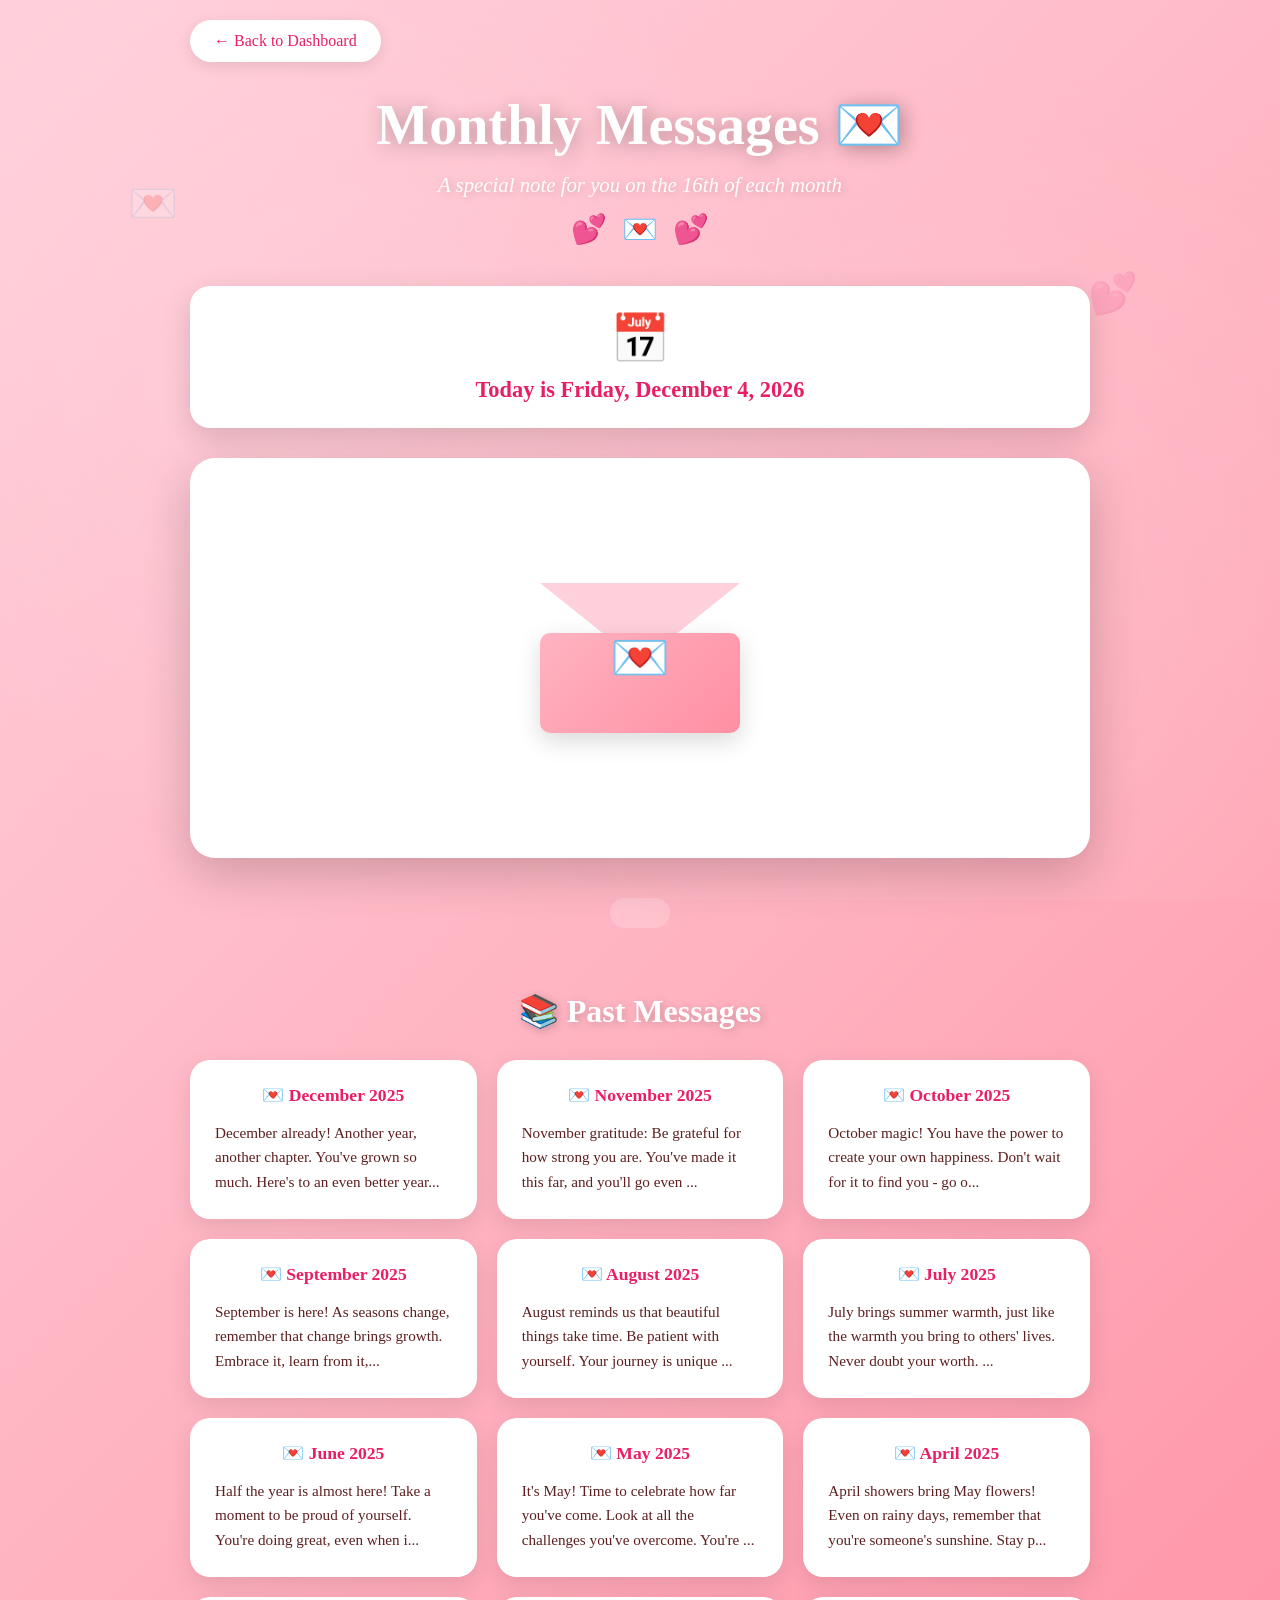
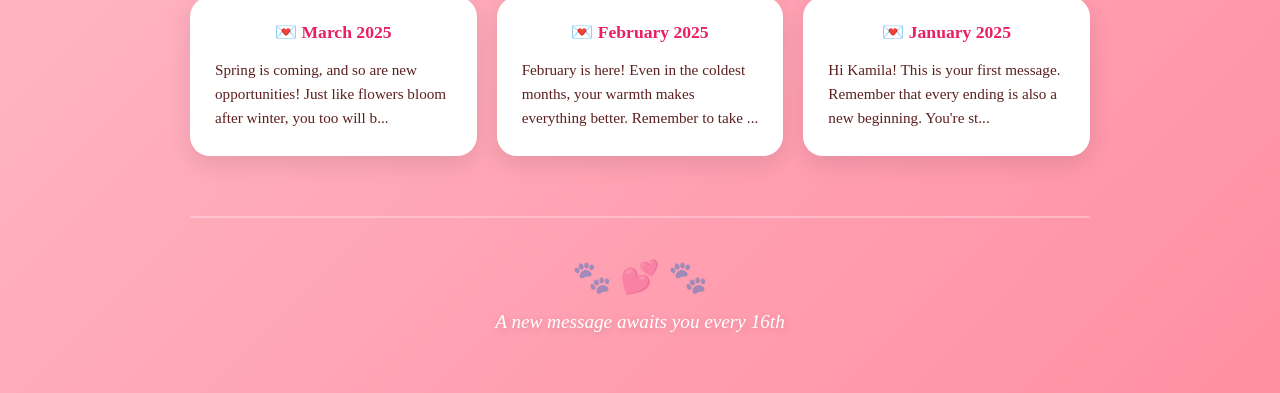
<file: monthly-messages.html>
<!DOCTYPE html>
<html lang="en">
<head>
    <meta charset="UTF-8">
    <meta name="viewport" content="width=device-width, initial-scale=1.0">
    <title>Monthly Messages 💌</title>
    <link rel="stylesheet" href="styles.css">
    <link rel="stylesheet" href="monthly-messages-styles.css">
</head>
<body class="monthly-messages-page">
    <!-- Floating decorations -->
    <div class="floating-elements">
        <span class="float-letter" style="--x: 10%; --y: 20%; --delay: 0s;">💌</span>
        <span class="float-letter" style="--x: 85%; --y: 30%; --delay: 0.5s;">💕</span>
        <span class="float-letter" style="--x: 20%; --y: 70%; --delay: 1s;">💖</span>
        <span class="float-letter" style="--x: 75%; --y: 60%; --delay: 1.5s;">✉️</span>
    </div>

    <div class="messages-container">
        <!-- Back Button -->
        <button class="back-button" onclick="window.history.back()">← Back to Dashboard</button>

        <!-- Header -->
        <div class="messages-header">
            <h1 class="messages-title">Monthly Messages 💌</h1>
            <p class="messages-subtitle">A special note for you on the 16th of each month</p>
            <div class="header-decoration">
                <span>💕</span>
                <span>💌</span>
                <span>💕</span>
            </div>
        </div>

        <!-- Current Date Display -->
        <div class="date-card">
            <div class="calendar-icon">📅</div>
            <p class="current-date" id="currentDate">Loading date...</p>
        </div>

        <!-- Message Display Card -->
        <div class="message-display-card" id="messageCard">
            <div class="envelope-animation" id="envelope">
                <div class="envelope-flap"></div>
                <div class="envelope-body"></div>
                <div class="letter-icon">💌</div>
            </div>
            
            <div class="message-content" id="messageContent">
                <div class="message-text" id="messageText">
                    <!-- Message akan muncul di sini -->
                </div>
            </div>
        </div>

        <!-- Status Info -->
        <div class="status-info" id="statusInfo">
            <p class="status-text" id="statusText"></p>
        </div>

        <!-- Past Messages Archive -->
        <div class="archive-section">
            <h3 class="archive-title">📚 Past Messages</h3>
            <div class="archive-grid" id="archiveGrid">
                <!-- Past messages akan muncul di sini -->
            </div>
        </div>

        <!-- Footer -->
        <div class="messages-footer">
            <div class="footer-decoration">🐾 💕 🐾</div>
            <p class="footer-text">A new message awaits you every 16th</p>
        </div>
    </div>

    <!-- Scripts -->
    <script src="messages.js"></script>
    <script src="music.js"></script>
    <script src="monthly-messages-script.js"></script>
    
    <!-- Continue music -->
    <script>
        document.addEventListener('DOMContentLoaded', function() {
            if (typeof musicPlayer !== 'undefined') {
                const wasPlaying = sessionStorage.getItem('musicPlaying');
                if (wasPlaying === 'true') {
                    const currentTime = sessionStorage.getItem('musicTime');
                    if (currentTime) {
                        musicPlayer.audio.currentTime = parseFloat(currentTime);
                    }
                    musicPlayer.play();
                }
            }
        });
    </script>
</body>
</html>
</file>
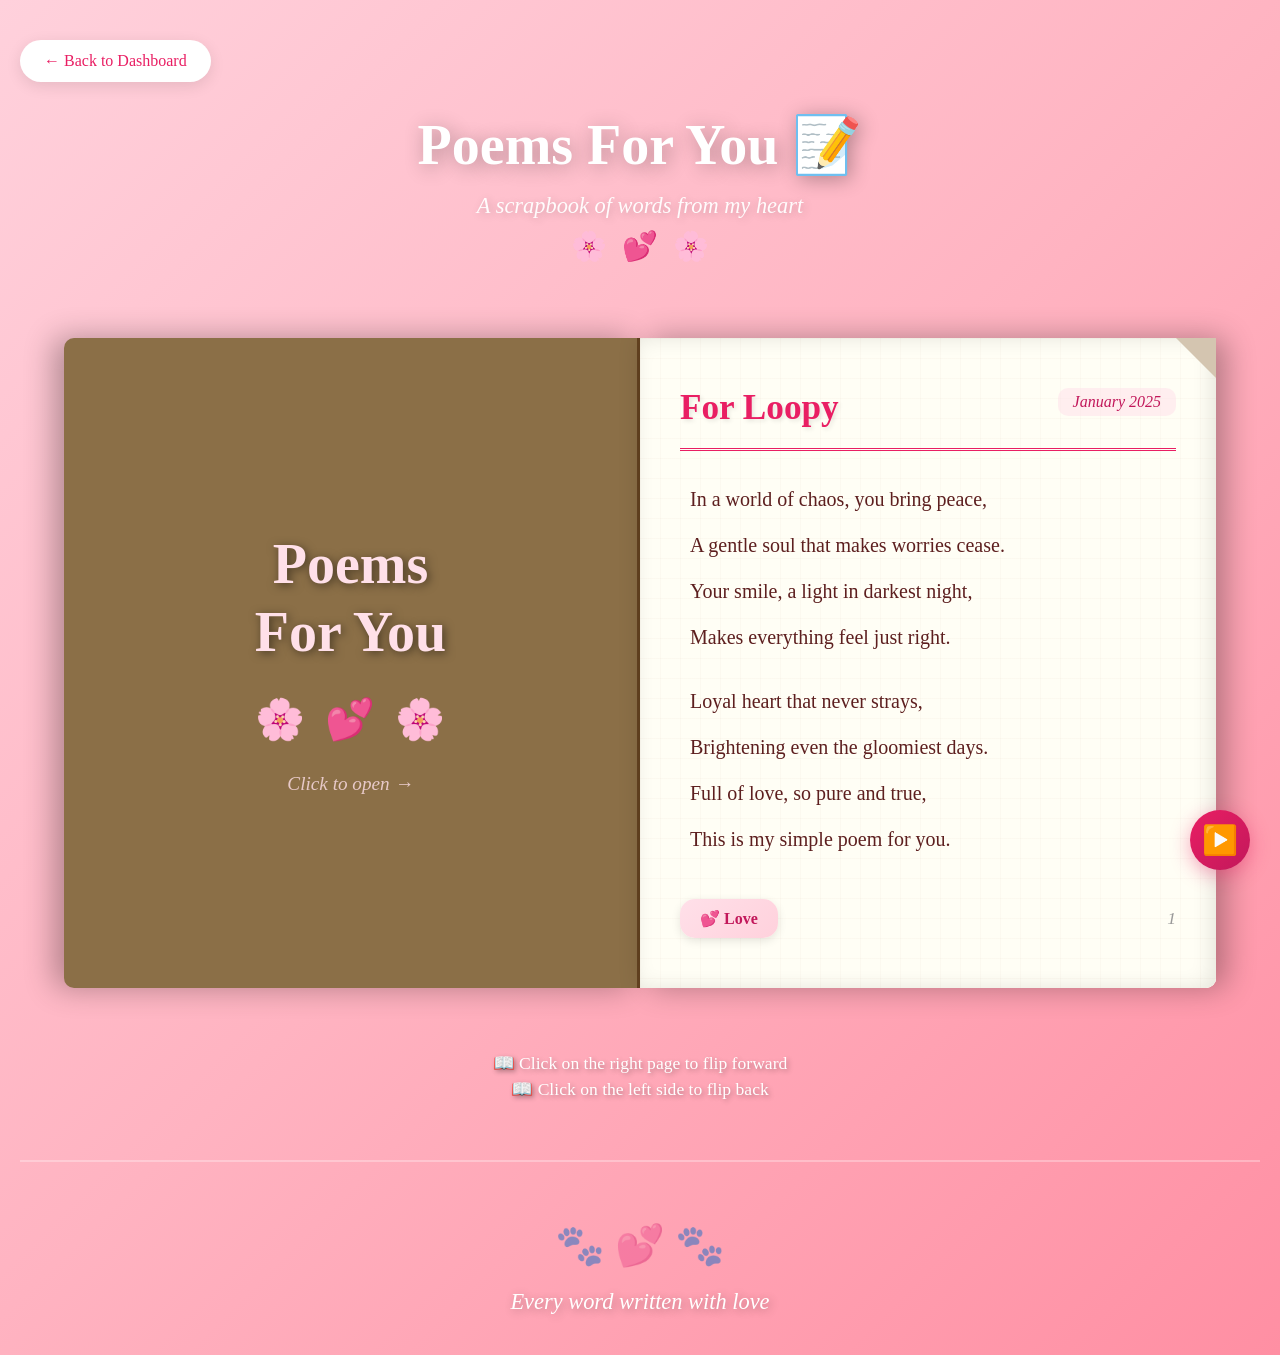
<file: things-i-love.html>
<!DOCTYPE html>
<html lang="en">
<head>
    <meta charset="UTF-8">
    <meta name="viewport" content="width=device-width, initial-scale=1.0">
    <title>Poems For You 💕</title>
    <link rel="stylesheet" href="styles.css">
    <link rel="stylesheet" href="poems-styles.css">
</head>
<body class="poems-page">
    <div class="poems-container">
        <!-- Back Button -->
        <button class="back-button" onclick="goBack()">← Back to Dashboard</button>

        <!-- Header -->
        <div class="poems-header">
            <h1 class="poems-title">Poems For You 📝</h1>
            <p class="poems-subtitle">A scrapbook of words from my heart</p>
            <div class="header-decoration">
                <span>🌸</span>
                <span>💕</span>
                <span>🌸</span>
            </div>
        </div>

        <!-- Book Container -->
        <div class="book-container">
            <!-- Left Side - Cover or Previous Page -->
            <div class="book-left" id="bookLeft">
                <div class="book-cover">
                    <h2 class="cover-title">Poems<br>For You</h2>
                    <div class="cover-decoration">
                        <span>🌸</span>
                        <span>💕</span>
                        <span>🌸</span>
                    </div>
                    <p class="cover-subtitle">Click to open →</p>
                </div>
            </div>

            <!-- Right Side - Current Page that Flips -->
            <div class="book-right" id="bookRight">
                <div class="flipbook">
                    
                    <!-- Page 1 -->
                    <div class="page" id="page1">
                        <div class="page-front">
                            <div class="page-content">
                                <div class="poem-header">
                                    <h3 class="poem-title">For Loopy</h3>
                                    <span class="poem-date">January 2025</span>
                                </div>
                                <div class="poem-body">
                                    <p class="poem-line">In a world of chaos, you bring peace,</p>
                                    <p class="poem-line">A gentle soul that makes worries cease.</p>
                                    <p class="poem-line">Your smile, a light in darkest night,</p>
                                    <p class="poem-line">Makes everything feel just right.</p>
                                    <br>
                                    <p class="poem-line">Loyal heart that never strays,</p>
                                    <p class="poem-line">Brightening even the gloomiest days.</p>
                                    <p class="poem-line">Full of love, so pure and true,</p>
                                    <p class="poem-line">This is my simple poem for you.</p>
                                </div>
                                <div class="poem-footer">
                                    <span class="poem-theme">💕 Love</span>
                                    <span class="page-number">1</span>
                                </div>
                            </div>
                        </div>
                        <div class="page-back">
                            <div class="page-content">
                                <div class="poem-header">
                                    <h3 class="poem-title">Soft Heart</h3>
                                    <span class="poem-date">January 2025</span>
                                </div>
                                <div class="poem-body">
                                    <p class="poem-line">They call you a crybaby, but I see more,</p>
                                    <p class="poem-line">A heart so tender, feelings to the core.</p>
                                    <p class="poem-line">You feel deeply, you love with might,</p>
                                    <p class="poem-line">Your soft heart makes the world more bright.</p>
                                    <br>
                                    <p class="poem-line">Don't hide those tears, they're part of you,</p>
                                    <p class="poem-line">They show you're brave, honest, and true.</p>
                                    <p class="poem-line">In a world that's hard, you stay soft still,</p>
                                    <p class="poem-line">That's your strength, that's your will.</p>
                                </div>
                                <div class="poem-footer">
                                    <span class="poem-theme">🌸 Comfort</span>
                                    <span class="page-number">2</span>
                                </div>
                            </div>
                        </div>
                    </div>

                    <!-- Page 2 -->
                    <div class="page" id="page2">
                        <div class="page-front">
                            <div class="page-content">
                                <div class="poem-header">
                                    <h3 class="poem-title">Pink and Red</h3>
                                    <span class="poem-date">January 2025</span>
                                </div>
                                <div class="poem-body">
                                    <p class="poem-line">You love pink like cherry blossoms in spring,</p>
                                    <p class="poem-line">And red like the passion that love can bring.</p>
                                    <p class="poem-line">These colors suit you, soft yet bold,</p>
                                    <p class="poem-line">A story of warmth that needs to be told.</p>
                                    <br>
                                    <p class="poem-line">Loopy and Snoopy by your side,</p>
                                    <p class="poem-line">In your heart, they always reside.</p>
                                    <p class="poem-line">Simple joys that make you smile,</p>
                                    <p class="poem-line">You make life beautiful, worthwhile.</p>
                                </div>
                                <div class="poem-footer">
                                    <span class="poem-theme">🎀 About Her</span>
                                    <span class="page-number">3</span>
                                </div>
                            </div>
                        </div>
                        <div class="page-back">
                            <div class="page-content">
                                <div class="add-poem-content">
                                    <div class="add-icon">➕</div>
                                    <p class="add-text">More poems coming soon...</p>
                                    <p class="add-subtext">I'll keep writing for you 💕</p>
                                </div>
                            </div>
                        </div>
                    </div>

                </div>
            </div>
        </div>

        <!-- Navigation Instructions -->
        <div class="instructions">
            <p>📖 Click on the right page to flip forward</p>
            <p>📖 Click on the left side to flip back</p>
        </div>

        <!-- Footer -->
        <div class="poems-footer">
            <div class="paw-prints">🐾 💕 🐾</div>
            <p class="closing-text">Every word written with love</p>
        </div>
    </div>

    <!-- Load Scripts -->
    <script src="poems-script.js"></script>
    <script src="page-music.js"></script>
    <script>
        startPageMusic('terbuang_dalam_waktu.mp3');
    </script>
</body>
</html>
</file>
<file: styles.css>
/* ============================================
   KAMILA'S WEBSITE - COMPLETE STYLES
   ============================================ */

/* Reset and Base Styles */
* {
    margin: 0;
    padding: 0;
    box-sizing: border-box;
}

body {
    font-family: 'Georgia', serif;
    background: linear-gradient(135deg, #ffd1dc 0%, #ffb3c1 50%, #ff8fa3 100%);
    min-height: 100vh;
    color: #4a0e0e;
    overflow-x: hidden;
}

/* ============================================
   LOGIN PAGE STYLES
   ============================================ */

.login-container {
    display: flex;
    justify-content: center;
    align-items: center;
    min-height: 100vh;
    padding: 20px;
}

.login-box {
    background: white;
    padding: 50px 40px;
    border-radius: 20px;
    box-shadow: 0 20px 60px rgba(0,0,0,0.2);
    text-align: center;
    max-width: 400px;
    width: 100%;
    animation: fadeIn 1s ease-in;
}

.login-title {
    font-size: 2em;
    color: #e91e63;
    margin-bottom: 30px;
    font-weight: normal;
}

.name-input {
    width: 100%;
    padding: 15px;
    font-size: 1.1em;
    border: 2px solid #ffb3c1;
    border-radius: 10px;
    margin-bottom: 20px;
    font-family: 'Georgia', serif;
    transition: border-color 0.3s ease;
}

.name-input:focus {
    outline: none;
    border-color: #e91e63;
}

.submit-btn {
    width: 100%;
    padding: 15px;
    font-size: 1.2em;
    background: linear-gradient(135deg, #e91e63 0%, #c2185b 100%);
    color: white;
    border: none;
    border-radius: 10px;
    cursor: pointer;
    font-family: 'Georgia', serif;
    transition: transform 0.2s ease, box-shadow 0.2s ease;
}

.submit-btn:hover {
    transform: translateY(-2px);
    box-shadow: 0 5px 20px rgba(233, 30, 99, 0.4);
}

.submit-btn:active {
    transform: translateY(0);
}

.error-message {
    color: #c2185b;
    font-size: 1em;
    margin-top: 15px;
    font-style: italic;
    min-height: 24px;
}

/* ============================================
   WELCOME ANIMATION PAGE
   ============================================ */

.welcome-container {
    position: fixed;
    top: 0;
    left: 0;
    width: 100%;
    height: 100vh;
    display: flex;
    justify-content: center;
    align-items: center;
    z-index: 1000;
}

.welcome-text-container {
    position: absolute;
    top: 70%;
    left: 50%;
    transform: translate(-50%, -50%);
    text-align: center;
    z-index: 1001;
}

.welcome-text {
    font-size: 2.5em;
    color: white;
    margin-bottom: 10px;
    text-shadow: 2px 2px 20px rgba(0,0,0,0.5), 0 0 40px rgba(233, 30, 99, 0.3);
    opacity: 0;
    transform: translateY(30px);
}

.welcome-home {
    font-size: 3.8em;
    color: white;
    font-weight: bold;
    text-shadow: 3px 3px 20px rgba(0,0,0,0.5), 0 0 50px rgba(233, 30, 99, 0.4);
    opacity: 0;
    transform: scale(0.8);
    letter-spacing: 2px;
}

/* ============================================
   MAIN WEBSITE STYLES
   ============================================ */

#mainWebsite {
    padding: 20px;
}

.container {
    max-width: 800px;
    margin: 0 auto;
}

/* Header Section */
.header {
    text-align: center;
    padding: 40px 20px;
    background: white;
    border-radius: 20px;
    box-shadow: 0 10px 30px rgba(0,0,0,0.1);
    margin-bottom: 30px;
    animation: fadeIn 1s ease-in;
}

.header h1 {
    font-size: 3em;
    color: #e91e63;
    margin-bottom: 10px;
    text-shadow: 2px 2px 4px rgba(233, 30, 99, 0.2);
}

.header p {
    font-size: 1.2em;
    color: #c2185b;
    font-style: italic;
}

/* Section Styles */
.section {
    background: white;
    padding: 30px;
    border-radius: 20px;
    box-shadow: 0 10px 30px rgba(0,0,0,0.1);
    margin-bottom: 30px;
    animation: slideUp 0.8s ease-out;
}

.section h2 {
    color: #e91e63;
    font-size: 2em;
    margin-bottom: 20px;
    text-align: center;
    border-bottom: 3px solid #ffb3c1;
    padding-bottom: 10px;
}

/* Birthday Message */
.birthday-message {
    font-size: 1.2em;
    line-height: 1.8;
    text-align: center;
    color: #5d1f1f;
}

.birthday-message p {
    margin-bottom: 15px;
}

/* 10 Facts List */
.facts-list {
    list-style: none;
    padding: 0;
}

.facts-list li {
    background: linear-gradient(135deg, #ffe0e9 0%, #ffd1dc 100%);
    padding: 20px;
    margin-bottom: 15px;
    border-radius: 15px;
    border-left: 5px solid #e91e63;
    font-size: 1.1em;
    line-height: 1.6;
    transition: transform 0.3s ease;
}

.facts-list li:hover {
    transform: translateX(10px);
}

.facts-list strong {
    color: #c2185b;
}

/* Monthly Message Section */
.monthly-message-section {
    text-align: center;
}

.date-display {
    font-size: 1.3em;
    color: #c2185b;
    margin-bottom: 20px;
    font-weight: bold;
}

.message-box {
    background: linear-gradient(135deg, #ffe0e9 0%, #ffd1dc 100%);
    padding: 30px;
    border-radius: 15px;
    border: 3px solid #e91e63;
    margin-top: 20px;
    min-height: 150px;
    display: flex;
    align-items: center;
    justify-content: center;
    font-size: 1.2em;
    line-height: 1.8;
    color: #5d1f1f;
}

.locked-message {
    color: #c2185b;
    font-style: italic;
}

/* Decorative Elements */
.paw-prints {
    text-align: center;
    font-size: 2em;
    margin: 20px 0;
    opacity: 0.3;
}

.hearts {
    text-align: center;
    font-size: 2em;
    margin: 20px 0;
    animation: pulse 2s ease-in-out infinite;
}

/* Footer */
.footer {
    text-align: center;
    color: white;
    margin-top: 40px;
    font-size: 1.1em;
    text-shadow: 2px 2px 4px rgba(0,0,0,0.3);
}

.footer p {
    margin-bottom: 10px;
}

/* ============================================
   MUSIC BUTTON
   ============================================ */

.music-button {
    position: fixed;
    bottom: 30px;
    right: 30px;
    width: 60px;
    height: 60px;
    border-radius: 50%;
    background: linear-gradient(135deg, #e91e63 0%, #c2185b 100%);
    color: white;
    border: none;
    font-size: 1.8em;
    cursor: pointer;
    box-shadow: 0 5px 20px rgba(233, 30, 99, 0.4);
    display: flex;
    align-items: center;
    justify-content: center;
    z-index: 9999;
    transition: transform 0.3s ease, box-shadow 0.3s ease;
}

.music-button:hover {
    transform: scale(1.1);
    box-shadow: 0 8px 30px rgba(233, 30, 99, 0.6);
}

.music-button:active {
    transform: scale(0.95);
}

.music-button.play-prompt {
    animation: pulse 2s ease-in-out infinite;
}

/* ============================================
   ANIMATIONS
   ============================================ */

@keyframes fadeIn {
    from { opacity: 0; }
    to { opacity: 1; }
}

@keyframes slideUp {
    from { 
        opacity: 0;
        transform: translateY(30px);
    }
    to { 
        opacity: 1;
        transform: translateY(0);
    }
}

@keyframes textFadeIn {
    from {
        opacity: 0;
        transform: translateY(20px);
    }
    to {
        opacity: 1;
        transform: translateY(0);
    }
}

@keyframes pulse {
    0%, 100% { transform: scale(1); }
    50% { transform: scale(1.1); }
}

@keyframes shake {
    0%, 100% { transform: translateX(0); }
    25% { transform: translateX(-10px); }
    50% { transform: translateX(10px); }
    75% { transform: translateX(-10px); }
}

/* ============================================
   RESPONSIVE DESIGN
   ============================================ */

@media (max-width: 600px) {
    .login-title {
        font-size: 1.5em;
    }
    
    .welcome-text {
        font-size: 1.8em;
    }
    
    .welcome-home {
        font-size: 2.5em;
    }
    
    .header h1 {
        font-size: 2em;
    }
    
    .section {
        padding: 20px;
    }
    
    .facts-list li {
        font-size: 1em;
    }
}
</file>
<file: biography-styles.css>
/* ============================================
   BIOGRAPHY PAGE STYLES
   ============================================ */

.biography-page {
    background: linear-gradient(135deg, #ffd1dc 0%, #ffb3c1 50%, #ff8fa3 100%);
    min-height: 100vh;
    padding: 20px;
}

.bio-container {
    max-width: 800px;
    margin: 0 auto;
    position: relative;
}

/* Back Button */
.back-button {
    background: white;
    border: none;
    padding: 12px 24px;
    border-radius: 25px;
    font-size: 1em;
    font-family: 'Georgia', serif;
    color: #e91e63;
    cursor: pointer;
    box-shadow: 0 4px 15px rgba(0,0,0,0.1);
    transition: all 0.3s ease;
    margin-bottom: 20px;
}

.back-button:hover {
    transform: translateY(-2px);
    box-shadow: 0 6px 20px rgba(0,0,0,0.15);
}

/* Biography Card */
.bio-card {
    background: white;
    border-radius: 25px;
    padding: 40px;
    box-shadow: 0 10px 40px rgba(0,0,0,0.15);
    animation: fadeIn 1s ease-in;
}

/* Header */
.bio-header {
    text-align: center;
    margin-bottom: 40px;
}

.bio-title {
    font-size: 3em;
    color: #e91e63;
    margin-bottom: 10px;
}

.bio-subtitle {
    font-size: 1.2em;
    color: #c2185b;
    font-style: italic;
}

/* Profile Section */
.bio-profile {
    text-align: center;
    margin-bottom: 40px;
}

.bio-image-container {
    width: 200px;
    height: 200px;
    margin: 0 auto 20px;
    position: relative;
    border-radius: 50%;
    overflow: hidden;
    border: 5px solid #ffb3c1;
    box-shadow: 0 10px 30px rgba(233, 30, 99, 0.3);
}

.bio-image {
    width: 100%;
    height: 100%;
    object-fit: cover;
    display: none; /* Hidden by default until you add image */
}

.image-placeholder {
    width: 100%;
    height: 100%;
    background: linear-gradient(135deg, #ffe0e9 0%, #ffd1dc 100%);
    display: flex;
    align-items: center;
    justify-content: center;
}

.placeholder-text {
    color: #c2185b;
    font-size: 1.2em;
    text-align: center;
    line-height: 1.6;
}

.bio-name {
    font-size: 2.5em;
    color: #e91e63;
    margin-bottom: 15px;
}

.bio-basic-info {
    font-size: 1.2em;
    color: #5d1f1f;
    line-height: 1.8;
}

.bio-basic-info strong {
    color: #c2185b;
}

/* Section Styles */
.bio-section {
    margin-bottom: 35px;
    padding: 25px;
    background: linear-gradient(135deg, #fff5f7 0%, #ffe8ef 100%);
    border-radius: 20px;
    border-left: 5px solid #e91e63;
    animation: slideUp 0.8s ease-out;
}

.section-title {
    font-size: 1.8em;
    color: #e91e63;
    margin-bottom: 20px;
    text-align: center;
}

/* Favorites Grid */
.favorites-grid {
    display: grid;
    grid-template-columns: repeat(auto-fit, minmax(150px, 1fr));
    gap: 15px;
    margin-top: 20px;
}

.favorite-item {
    background: white;
    padding: 20px;
    border-radius: 15px;
    text-align: center;
    box-shadow: 0 4px 15px rgba(0,0,0,0.05);
    transition: transform 0.3s ease;
}

.favorite-item:hover {
    transform: translateY(-5px);
}

.favorite-icon {
    font-size: 2em;
    display: block;
    margin-bottom: 10px;
}

.favorite-text {
    font-size: 1em;
    color: #5d1f1f;
    font-weight: 500;
}

/* Personality Tags */
.personality-tags {
    display: flex;
    flex-wrap: wrap;
    gap: 15px;
    justify-content: center;
    margin-top: 20px;
}

.personality-tag {
    background: linear-gradient(135deg, #e91e63 0%, #c2185b 100%);
    color: white;
    padding: 12px 25px;
    border-radius: 25px;
    font-size: 1.1em;
    box-shadow: 0 4px 15px rgba(233, 30, 99, 0.3);
    transition: transform 0.3s ease;
}

.personality-tag:hover {
    transform: scale(1.1);
}

/* Text Content */
.bio-text-content {
    font-size: 1.2em;
    line-height: 1.9;
    color: #5d1f1f;
    text-align: justify;
}

.bio-text-content p {
    margin-bottom: 20px;
}

/* Special Memory Section */
.special-memory {
    background: linear-gradient(135deg, #ffe0e9 0%, #ffd1dc 100%);
    border-left: 5px solid #c2185b;
}

.memory-card {
    background: white;
    padding: 25px;
    border-radius: 15px;
    box-shadow: 0 5px 20px rgba(0,0,0,0.08);
    margin-top: 15px;
}

.memory-date {
    font-size: 1.3em;
    color: #e91e63;
    font-weight: bold;
    margin-bottom: 15px;
    text-align: center;
}

.memory-content {
    font-size: 1.15em;
    line-height: 1.8;
    color: #5d1f1f;
    text-align: center;
    font-style: italic;
}

/* Footer */
.bio-footer {
    text-align: center;
    margin-top: 40px;
    padding-top: 30px;
    border-top: 2px solid #ffb3c1;
}

.closing-text {
    font-size: 1.3em;
    color: #c2185b;
    font-style: italic;
    margin-top: 15px;
}

/* Animations */
@keyframes fadeIn {
    from { opacity: 0; }
    to { opacity: 1; }
}

@keyframes slideUp {
    from { 
        opacity: 0;
        transform: translateY(30px);
    }
    to { 
        opacity: 1;
        transform: translateY(0);
    }
}

/* Responsive Design */
@media (max-width: 600px) {
    .bio-card {
        padding: 25px;
    }
    
    .bio-title {
        font-size: 2em;
    }
    
    .bio-name {
        font-size: 2em;
    }
    
    .favorites-grid {
        grid-template-columns: repeat(2, 1fr);
    }
    
    .section-title {
        font-size: 1.5em;
    }
    
    .bio-text-content {
        font-size: 1.1em;
        text-align: left;
    }
}
</file>
<file: birthday-styles.css>
/* ============================================
   BIRTHDAY PAGE STYLES
   ============================================ */

.birthday-page {
    background: linear-gradient(135deg, #ffd1dc 0%, #ffb3c1 50%, #ff8fa3 100%);
    min-height: 100vh;
    padding: 20px;
    position: relative;
    overflow-x: hidden;
}

/* Confetti Animation */
.confetti-container {
    position: fixed;
    top: 0;
    left: 0;
    width: 100%;
    height: 100%;
    pointer-events: none;
    z-index: 100;
}

.confetti {
    position: absolute;
    width: 10px;
    height: 10px;
    top: -10px;
    animation: confettiFall 3s linear forwards;
}

@keyframes confettiFall {
    to {
        transform: translateY(100vh) rotate(360deg);
        opacity: 0;
    }
}

/* Balloons */
.balloons {
    position: fixed;
    top: 0;
    left: 0;
    width: 100%;
    height: 100%;
    pointer-events: none;
    z-index: 1;
}

.balloon {
    position: absolute;
    left: var(--x);
    bottom: -100px;
    font-size: 4em;
    animation: balloonFloat 8s ease-in-out infinite;
    animation-delay: var(--delay);
    filter: drop-shadow(0 5px 15px rgba(0,0,0,0.2));
}

@keyframes balloonFloat {
    0% {
        bottom: -100px;
        transform: translateX(0) rotate(0deg);
    }
    50% {
        transform: translateX(20px) rotate(5deg);
    }
    100% {
        bottom: 110vh;
        transform: translateX(-20px) rotate(-5deg);
    }
}

.birthday-container {
    max-width: 900px;
    margin: 0 auto;
    position: relative;
    z-index: 2;
}

/* Back Button */
.back-button {
    background: white;
    border: none;
    padding: 12px 24px;
    border-radius: 25px;
    font-size: 1em;
    font-family: 'Georgia', serif;
    color: #e91e63;
    cursor: pointer;
    box-shadow: 0 4px 15px rgba(0,0,0,0.1);
    transition: all 0.3s ease;
    margin-bottom: 30px;
}

.back-button:hover {
    transform: translateY(-2px);
    box-shadow: 0 6px 20px rgba(0,0,0,0.15);
    background: #e91e63;
    color: white;
}

/* Birthday Card */
.birthday-card {
    background: white;
    border-radius: 30px;
    padding: 50px;
    box-shadow: 0 20px 60px rgba(0,0,0,0.2);
    animation: fadeInUp 1s ease-out;
}

/* Animated Cake */
.cake-container {
    text-align: center;
    margin-bottom: 40px;
    animation: fadeInDown 1.5s ease-out;
}

.cake {
    position: relative;
    width: 200px;
    height: 200px;
    margin: 0 auto;
}

.cake-layer {
    position: absolute;
    left: 50%;
    transform: translateX(-50%);
    border-radius: 10px;
}

.layer-1 {
    bottom: 0;
    width: 180px;
    height: 60px;
    background: linear-gradient(135deg, #ff8fa3 0%, #e91e63 100%);
}

.layer-2 {
    bottom: 55px;
    width: 140px;
    height: 60px;
    background: linear-gradient(135deg, #ffb3c1 0%, #ff8fa3 100%);
}

.layer-3 {
    bottom: 110px;
    width: 100px;
    height: 60px;
    background: linear-gradient(135deg, #ffd1dc 0%, #ffb3c1 100%);
}

.candle {
    position: absolute;
    top: 90px;
    left: 50%;
    transform: translateX(-50%);
    width: 10px;
    height: 40px;
    background: #fff;
    border-radius: 5px;
    box-shadow: 0 2px 10px rgba(0,0,0,0.2);
}

.flame {
    position: absolute;
    top: -20px;
    left: 50%;
    transform: translateX(-50%);
    width: 20px;
    height: 30px;
    background: linear-gradient(to top, #ffeb3b 0%, #ff9800 50%, #f44336 100%);
    border-radius: 50% 50% 50% 50% / 60% 60% 40% 40%;
    animation: flicker 0.3s ease-in-out infinite alternate;
}

@keyframes flicker {
    0% { transform: translateX(-50%) scale(1); }
    100% { transform: translateX(-50%) scale(1.1); }
}

/* Birthday Message */
.birthday-message {
    text-align: center;
}

.birthday-title {
    font-size: 3.5em;
    color: #e91e63;
    margin-bottom: 10px;
    animation: titleBounce 1s ease-out;
}

@keyframes titleBounce {
    0%, 20%, 50%, 80%, 100% { transform: translateY(0); }
    40% { transform: translateY(-20px); }
    60% { transform: translateY(-10px); }
}

.birthday-subtitle {
    font-size: 1.5em;
    color: #c2185b;
    margin-bottom: 30px;
    font-style: italic;
}

/* Age Display */
.age-display {
    background: linear-gradient(135deg, #ffe0e9 0%, #ffd1dc 100%);
    border-radius: 20px;
    padding: 30px;
    margin: 40px 0;
    border: 3px solid #e91e63;
}

.age-number {
    font-size: 5em;
    color: #e91e63;
    font-weight: bold;
    line-height: 1;
}

.age-text {
    font-size: 1.3em;
    color: #c2185b;
    margin-top: 10px;
}

/* Birthday Wishes */
.birthday-wishes {
    margin: 40px 0;
}

.wish-text {
    font-size: 1.3em;
    line-height: 2;
    color: #5d1f1f;
    margin-bottom: 20px;
}

.special-wish {
    font-size: 1.4em;
    color: #e91e63;
    margin-top: 30px;
}

/* Birthday Letter */
.birthday-letter {
    background: linear-gradient(135deg, #fff5f7 0%, #ffe8ef 100%);
    border-radius: 25px;
    padding: 40px;
    margin: 50px 0;
    border-left: 5px solid #e91e63;
    box-shadow: 0 10px 30px rgba(0,0,0,0.1);
}

.letter-title {
    font-size: 2em;
    color: #e91e63;
    text-align: center;
    margin-bottom: 30px;
}

.letter-content {
    font-size: 1.2em;
    line-height: 2;
    color: #5d1f1f;
}

.letter-content p {
    margin-bottom: 20px;
}

.letter-signature {
    margin-top: 40px;
    font-style: italic;
    text-align: right;
    color: #c2185b;
    font-size: 1.1em;
}

/* Birthday Gifts */
.birthday-gifts {
    margin: 50px 0;
}

.gifts-title {
    font-size: 2.5em;
    color: #e91e63;
    text-align: center;
    margin-bottom: 30px;
}

.gifts-grid {
    display: grid;
    grid-template-columns: repeat(auto-fit, minmax(200px, 1fr));
    gap: 25px;
}

.gift-box {
    background: white;
    border: 3px solid #e91e63;
    border-radius: 20px;
    padding: 30px;
    text-align: center;
    transition: all 0.3s ease;
}

.gift-box:hover {
    transform: translateY(-10px) rotate(2deg);
    box-shadow: 0 15px 40px rgba(233, 30, 99, 0.3);
}

.gift-icon {
    font-size: 3.5em;
    margin-bottom: 15px;
}

.gift-title {
    font-size: 1.5em;
    color: #e91e63;
    margin-bottom: 10px;
}

.gift-text {
    font-size: 1.1em;
    color: #5d1f1f;
    line-height: 1.6;
}

/* Next Birthday Section */
.next-birthday-section {
    margin: 50px 0;
    text-align: center;
}

.next-birthday-text {
    font-size: 1.4em;
    color: #e91e63;
    font-style: italic;
}

/* Footer */
.birthday-footer {
    text-align: center;
    padding: 40px 20px;
    margin-top: 60px;
}

.footer-decoration {
    font-size: 2em;
    margin-bottom: 15px;
    opacity: 0.4;
}

.footer-text {
    font-size: 1.2em;
    color: white;
    text-shadow: 2px 2px 10px rgba(0,0,0,0.2);
    font-style: italic;
}

/* Animations */
@keyframes fadeInDown {
    from {
        opacity: 0;
        transform: translateY(-50px);
    }
    to {
        opacity: 1;
        transform: translateY(0);
    }
}

@keyframes fadeInUp {
    from {
        opacity: 0;
        transform: translateY(50px);
    }
    to {
        opacity: 1;
        transform: translateY(0);
    }
}

/* Responsive Design */
@media (max-width: 768px) {
    .birthday-card {
        padding: 30px;
    }
    
    .birthday-title {
        font-size: 2.5em;
    }
    
    .age-number {
        font-size: 4em;
    }
    
    .wish-text {
        font-size: 1.1em;
    }
    
    .gifts-grid {
        grid-template-columns: 1fr;
    }
}

@media (max-width: 480px) {
    .birthday-card {
        padding: 20px;
    }
    
    .birthday-title {
        font-size: 2em;
    }
    
    .cake {
        transform: scale(0.8);
    }
}
</file>
<file: dashboard-styles.css>
/* ============================================
   LOOPY'S CORNER - DASHBOARD STYLES
   FINAL CLEAN VERSION
   ============================================ */

/* ============================================
   BASE STYLES
   ============================================ */
.dashboard-page {
    background: linear-gradient(135deg, #ffd1dc 0%, #ffb3c1 50%, #ff8fa3 100%);
    min-height: 100vh;
    padding: 60px 20px 20px;
    position: relative;
    overflow-x: hidden;
    overflow-y: auto;
}

.dashboard-page::before {
    content: '';
    position: fixed;
    top: 0;
    left: 0;
    width: 100%;
    height: 100%;
    background-image: 
        radial-gradient(circle at 20% 50%, rgba(255, 255, 255, 0.1) 0%, transparent 50%),
        radial-gradient(circle at 80% 80%, rgba(255, 255, 255, 0.1) 0%, transparent 50%),
        radial-gradient(circle at 40% 20%, rgba(255, 255, 255, 0.05) 0%, transparent 50%);
    pointer-events: none;
    z-index: 0;
}

.dashboard-container {
    max-width: 1200px;
    margin: 0 auto;
    position: relative;
    z-index: 2;
    padding-bottom: 100px;
}

/* ============================================
   FLOATING CHARACTERS (Loopy & Snoopy)
   ============================================ */
.floating-characters {
    position: absolute;
    top: 0;
    left: 0;
    width: 100%;
    height: 100%;
    pointer-events: none;
    z-index: 3;
}

.character {
    position: absolute;
    left: var(--x);
    top: var(--y);
    pointer-events: all;
    cursor: pointer;
    transition: all 0.4s cubic-bezier(0.68, -0.55, 0.265, 1.55);
    animation: characterFloat 6s ease-in-out infinite;
    animation-delay: var(--delay);
}

.character-img {
    width: 120px;
    height: auto;
    filter: drop-shadow(0 10px 20px rgba(0,0,0,0.2));
    transition: all 0.4s ease;
}

.loopy-char .character-img {
    width: 140px;
}

.snoopy-flower-char .character-img {
    width: 130px;
}

.character:hover .character-img {
    filter: drop-shadow(0 15px 30px rgba(233, 30, 99, 0.4));
}

.character-speech {
    position: absolute;
    top: -50px;
    left: 50%;
    transform: translateX(-50%) translateY(0) scale(0.8);
    background: white;
    padding: 10px 20px;
    border-radius: 20px;
    box-shadow: 0 5px 20px rgba(0,0,0,0.2);
    font-size: 1.1em;
    color: #e91e63;
    font-weight: bold;
    white-space: nowrap;
    opacity: 0;
    transition: all 0.3s ease;
    pointer-events: none;
}

.character-speech::after {
    content: '';
    position: absolute;
    bottom: -10px;
    left: 50%;
    transform: translateX(-50%);
    width: 0;
    height: 0;
    border-left: 10px solid transparent;
    border-right: 10px solid transparent;
    border-top: 10px solid white;
}

/* ============================================
   FLOATING DECORATIONS
   ============================================ */
.floating-decorations {
    position: fixed;
    top: 0;
    left: 0;
    width: 100%;
    height: 100%;
    pointer-events: none;
    z-index: 1;
}

.float-item {
    position: absolute;
    font-size: 2.5em;
    opacity: 0.15;
    animation: float 8s ease-in-out infinite;
    animation-delay: var(--delay);
    left: var(--x);
    top: var(--y);
    filter: drop-shadow(0 0 10px rgba(255, 255, 255, 0.3));
}

.float-item.flower {
    font-size: 3em;
    opacity: 0.25;
    animation: floatRotate 10s ease-in-out infinite;
    animation-delay: var(--delay);
}

.float-item.heart {
    animation: floatPulse 6s ease-in-out infinite;
    animation-delay: var(--delay);
}

.float-item.paw {
    animation: floatBounce 7s ease-in-out infinite;
    animation-delay: var(--delay);
}

/* ============================================
   HEADER SECTION
   ============================================ */
.dashboard-header {
    text-align: center;
    margin-bottom: 70px;
    animation: fadeInDown 1.2s ease-out;
}

.dashboard-title {
    font-size: 4.5em;
    color: white;
    text-shadow: 
        3px 3px 20px rgba(0,0,0,0.3),
        0 0 40px rgba(255, 255, 255, 0.2);
    margin-bottom: 15px;
    font-weight: bold;
    letter-spacing: 3px;
    line-height: 1.2;
}

.dashboard-subtitle {
    font-size: 1.6em;
    color: rgba(255, 255, 255, 0.95);
    text-shadow: 2px 2px 15px rgba(0,0,0,0.2);
    font-style: italic;
    font-weight: 300;
}

.title-decoration {
    display: flex;
    justify-content: center;
    align-items: center;
    gap: 20px;
    margin-top: 15px;
    font-size: 1.5em;
}

.deco-paw {
    animation: pawWiggle 2s ease-in-out infinite;
    display: inline-block;
}

.deco-heart {
    animation: heartbeat 1.5s ease-in-out infinite;
    display: inline-block;
}

/* ============================================
   CARDS GRID
   ============================================ */
.cards-grid {
    display: grid;
    grid-template-columns: repeat(auto-fit, minmax(320px, 1fr));
    gap: 35px;
    margin-bottom: 80px;
}

/* ============================================
   DASHBOARD CARDS
   ============================================ */
.dashboard-card {
    background: rgba(255, 255, 255, 0.95);
    backdrop-filter: blur(10px);
    border-radius: 30px;
    padding: 45px 35px;
    text-align: center;
    position: relative;
    cursor: pointer;
    overflow: hidden;
    box-shadow: 
        0 15px 50px rgba(0,0,0,0.12),
        0 5px 15px rgba(233, 30, 99, 0.1);
    transition: all 0.5s cubic-bezier(0.175, 0.885, 0.32, 1.275);
    animation: fadeInUp 0.9s ease-out;
    animation-fill-mode: both;
    border: 1px solid rgba(255, 255, 255, 0.3);
}

.dashboard-card:nth-child(1) { animation-delay: 0.1s; }
.dashboard-card:nth-child(2) { animation-delay: 0.2s; }
.dashboard-card:nth-child(3) { animation-delay: 0.3s; }
.dashboard-card:nth-child(4) { animation-delay: 0.4s; }
.dashboard-card:nth-child(5) { animation-delay: 0.5s; }
.dashboard-card:nth-child(6) { animation-delay: 0.6s; }

.dashboard-card::before {
    content: '';
    position: absolute;
    top: -50%;
    left: -50%;
    width: 200%;
    height: 200%;
    background: linear-gradient(
        45deg,
        transparent 30%,
        rgba(255, 255, 255, 0.1) 50%,
        transparent 70%
    );
    transform: rotate(45deg);
    transition: all 0.6s ease;
}

.dashboard-card:hover::before {
    left: 100%;
}

.dashboard-card:hover {
    transform: translateY(-20px) scale(1.03);
    box-shadow: 
        0 25px 70px rgba(0,0,0,0.2),
        0 10px 30px rgba(233, 30, 99, 0.3);
}

.dashboard-card:active {
    transform: translateY(-15px) scale(1.01);
}

.card-hover-effect {
    position: absolute;
    top: 0;
    left: 0;
    width: 100%;
    height: 100%;
    background: linear-gradient(135deg, rgba(233, 30, 99, 0.08) 0%, rgba(194, 24, 91, 0.08) 100%);
    opacity: 0;
    transition: opacity 0.4s ease;
    pointer-events: none;
    border-radius: 30px;
}

.dashboard-card:hover .card-hover-effect {
    opacity: 1;
}

.card-icon {
    font-size: 4.5em;
    margin-bottom: 20px;
    display: inline-block;
    transition: all 0.5s cubic-bezier(0.68, -0.55, 0.265, 1.55);
    filter: drop-shadow(0 5px 10px rgba(0,0,0,0.1));
}

.dashboard-card:hover .card-icon {
    transform: scale(1.25) rotate(8deg);
    filter: drop-shadow(0 8px 15px rgba(233, 30, 99, 0.3));
}

.card-decoration {
    position: absolute;
    top: 15px;
    right: 15px;
    font-size: 2em;
    opacity: 0.3;
    transition: all 0.4s ease;
    animation: decorationFloat 3s ease-in-out infinite;
}

.dashboard-card:hover .card-decoration {
    opacity: 0.8;
    transform: scale(1.3) rotate(360deg);
}

.card-title {
    font-size: 1.9em;
    color: #e91e63;
    margin-bottom: 12px;
    font-weight: bold;
    letter-spacing: 0.5px;
}

.card-description {
    font-size: 1.15em;
    color: #5d1f1f;
    line-height: 1.7;
    opacity: 0.85;
}

.card-hearts {
    position: absolute;
    bottom: 0;
    left: 0;
    width: 100%;
    height: 100%;
    pointer-events: none;
    overflow: hidden;
}

/* ============================================
   LOCKED BIRTHDAY CARD
   ============================================ */
.locked-card {
    cursor: not-allowed;
    position: relative;
}

.locked-card:hover {
    transform: translateY(-12px) scale(1.02);
}

.lock-overlay {
    position: absolute;
    top: 0;
    left: 0;
    width: 100%;
    height: 100%;
    background: rgba(255, 255, 255, 0.97);
    backdrop-filter: blur(5px);
    display: flex;
    flex-direction: column;
    align-items: center;
    justify-content: center;
    z-index: 10;
    border-radius: 30px;
    transition: all 0.4s ease;
}

.locked-card:hover .lock-overlay {
    background: rgba(255, 255, 255, 0.99);
}

.lock-icon {
    font-size: 4.5em;
    margin-bottom: 15px;
    animation: lockShake 3s ease-in-out infinite;
    filter: drop-shadow(0 5px 10px rgba(0,0,0,0.1));
}

.lock-text {
    font-size: 1.6em;
    color: #c2185b;
    font-weight: bold;
    margin-bottom: 12px;
    letter-spacing: 1px;
}

.countdown-text {
    font-size: 1.1em;
    color: #e91e63;
    margin-top: 15px;
    font-weight: 500;
    padding: 8px 20px;
    background: rgba(233, 30, 99, 0.1);
    border-radius: 20px;
}

.dashboard-card.unlocked .lock-overlay {
    display: none;
}

.dashboard-card.unlocked {
    cursor: pointer;
    background: linear-gradient(135deg, #ffe0e9 0%, #ffd1dc 100%);
    border: 3px solid #e91e63;
    box-shadow: 
        0 15px 50px rgba(233, 30, 99, 0.25),
        0 0 0 4px rgba(233, 30, 99, 0.1);
}

.dashboard-card.unlocked .card-icon {
    animation: celebrate 1.5s ease-in-out infinite;
}

/* ============================================
   FOOTER
   ============================================ */
.dashboard-footer {
    text-align: center;
    margin-top: 80px;
    padding: 50px 20px;
    border-top: 2px solid rgba(255, 255, 255, 0.3);
    position: relative;
}

.footer-characters {
    display: flex;
    justify-content: center;
    gap: 20px;
    margin-bottom: 15px;
    font-size: 2em;
}

.footer-paw {
    animation: pawBounce 2s ease-in-out infinite;
    display: inline-block;
}

.footer-paw:nth-child(2) {
    animation-delay: 0.5s;
}

.dashboard-footer p {
    color: white;
    font-size: 1.2em;
    text-shadow: 2px 2px 10px rgba(0,0,0,0.2);
    margin-bottom: 10px;
    line-height: 1.8;
}

.footer-copyright {
    font-size: 1em;
    opacity: 0.9;
    font-style: italic;
}

.footer-heart {
    display: inline-block;
    animation: heartbeat 1.5s ease-in-out infinite;
    color: #ff6b9d;
    font-size: 1.3em;
}

.footer-flowers {
    display: flex;
    justify-content: center;
    gap: 15px;
    margin-top: 20px;
    font-size: 1.5em;
}

.footer-flowers span {
    animation: flowerSway 3s ease-in-out infinite;
    display: inline-block;
}

.footer-flowers span:nth-child(1) { animation-delay: 0s; }
.footer-flowers span:nth-child(2) { animation-delay: 0.5s; }
.footer-flowers span:nth-child(3) { animation-delay: 1s; }

/* ============================================
   ANIMATIONS
   ============================================ */
@keyframes characterFloat {
    0%, 100% { transform: translateY(0px) rotate(0deg); }
    25% { transform: translateY(-15px) rotate(3deg); }
    50% { transform: translateY(-5px) rotate(-2deg); }
    75% { transform: translateY(-20px) rotate(2deg); }
}

@keyframes float {
    0%, 100% { transform: translateY(0px) rotate(0deg); }
    33% { transform: translateY(-25px) rotate(5deg); }
    66% { transform: translateY(-15px) rotate(-5deg); }
}

@keyframes floatRotate {
    0%, 100% { transform: translateY(0px) rotate(0deg); opacity: 0.25; }
    50% { transform: translateY(-30px) rotate(180deg); opacity: 0.4; }
}

@keyframes floatPulse {
    0%, 100% { transform: translateY(0px) scale(1); opacity: 0.15; }
    50% { transform: translateY(-20px) scale(1.3); opacity: 0.3; }
}

@keyframes floatBounce {
    0%, 100% { transform: translateY(0px); }
    50% { transform: translateY(-40px); }
}

@keyframes fadeInDown {
    from { opacity: 0; transform: translateY(-60px); }
    to { opacity: 1; transform: translateY(0); }
}

@keyframes fadeInUp {
    from { opacity: 0; transform: translateY(60px); }
    to { opacity: 1; transform: translateY(0); }
}

@keyframes pawWiggle {
    0%, 100% { transform: rotate(0deg); }
    25% { transform: rotate(-15deg); }
    75% { transform: rotate(15deg); }
}

@keyframes heartbeat {
    0%, 100% { transform: scale(1); }
    25% { transform: scale(1.2); }
    50% { transform: scale(1); }
}

@keyframes decorationFloat {
    0%, 100% { transform: translateY(0px); }
    50% { transform: translateY(-10px); }
}

@keyframes lockShake {
    0%, 100% { transform: rotate(0deg); }
    10% { transform: rotate(-8deg); }
    20% { transform: rotate(8deg); }
    30% { transform: rotate(-8deg); }
    40% { transform: rotate(8deg); }
    50% { transform: rotate(0deg); }
}

@keyframes celebrate {
    0%, 100% { transform: scale(1) rotate(0deg); }
    25% { transform: scale(1.15) rotate(-8deg); }
    75% { transform: scale(1.15) rotate(8deg); }
}

@keyframes pawBounce {
    0%, 100% { transform: translateY(0); }
    50% { transform: translateY(-10px); }
}

@keyframes flowerSway {
    0%, 100% { transform: rotate(-5deg); }
    50% { transform: rotate(5deg); }
}

/* ============================================
   SCROLLBAR STYLING
   ============================================ */
.dashboard-page::-webkit-scrollbar {
    width: 12px;
}

.dashboard-page::-webkit-scrollbar-track {
    background: rgba(255, 255, 255, 0.1);
}

.dashboard-page::-webkit-scrollbar-thumb {
    background: rgba(233, 30, 99, 0.5);
    border-radius: 10px;
}

.dashboard-page::-webkit-scrollbar-thumb:hover {
    background: rgba(233, 30, 99, 0.7);
}

/* ============================================
   RESPONSIVE DESIGN
   ============================================ */
@media (max-width: 768px) {
    .dashboard-title {
        font-size: 2.8em;
        letter-spacing: 1px;
    }
    
    .dashboard-subtitle {
        font-size: 1.3em;
    }
    
    .cards-grid {
        grid-template-columns: 1fr;
        gap: 25px;
    }
    
    .dashboard-card {
        padding: 35px 25px;
    }
    
    .card-icon {
        font-size: 3.5em;
    }
    
    .card-title {
        font-size: 1.6em;
    }
    
    .float-item {
        font-size: 1.8em;
    }
    
    .character-img {
        width: 80px !important;
    }
    
    .loopy-char .character-img {
        width: 90px !important;
    }
}

@media (max-width: 480px) {
    .dashboard-page {
        padding: 40px 15px 15px;
    }
    
    .dashboard-title {
        font-size: 2.2em;
    }
    
    .dashboard-subtitle {
        font-size: 1.1em;
    }
    
    .dashboard-header {
        margin-bottom: 50px;
    }
    
    .floating-decorations,
    .floating-characters {
        display: none;
    }
    
    .dashboard-footer {
        margin-top: 60px;
        padding: 30px 15px;
    }
}
/* ============================================
   FIX CLICK ISSUE - DECORATION ONLY
   ============================================ */
.floating-characters,
.character {
    pointer-events: none;
}
/* ============================================
   LOCKED CARD - NOT ALLOWED CURSOR
   ============================================ */
.dashboard-card.locked-card {
    cursor: not-allowed !important;
}

.dashboard-card.locked-card:hover {
    transform: translateY(-8px) scale(1.01);
}

.countdown-text {
    font-size: 1.1em;
    color: #e91e63;
    margin-top: 15px;
    font-weight: 500;
    padding: 8px 20px;
    background: rgba(233, 30, 99, 0.1);
    border-radius: 20px;
    line-height: 1.6;
}

.countdown-text span {
    display: block;
    margin-top: 5px;
}
</file>
<file: for-you-styles.css>
/* ============================================
   JUST FOR YOU PAGE STYLES
   ============================================ */

.for-you-page {
    background: linear-gradient(135deg, #ffd1dc 0%, #ffb3c1 50%, #ff8fa3 100%);
    min-height: 100vh;
    padding: 20px;
    position: relative;
    overflow-x: hidden;
}

.for-you-page::before {
    content: '';
    position: fixed;
    top: 0;
    left: 0;
    width: 100%;
    height: 100%;
    background-image: 
        radial-gradient(circle at 20% 40%, rgba(255, 255, 255, 0.15) 0%, transparent 50%),
        radial-gradient(circle at 80% 60%, rgba(255, 255, 255, 0.15) 0%, transparent 50%);
    pointer-events: none;
    z-index: 0;
}

.for-you-container {
    max-width: 1100px;
    margin: 0 auto;
    position: relative;
    z-index: 2;
}

/* Floating Stars */
.floating-stars {
    position: fixed;
    top: 0;
    left: 0;
    width: 100%;
    height: 100%;
    pointer-events: none;
    z-index: 1;
}

.star {
    position: absolute;
    font-size: 2em;
    opacity: 0.3;
    left: var(--x);
    top: var(--y);
    animation: starTwinkle 3s ease-in-out infinite;
    animation-delay: var(--delay);
}

/* Back Button */
.back-button {
    background: white;
    border: none;
    padding: 12px 24px;
    border-radius: 25px;
    font-size: 1em;
    font-family: 'Georgia', serif;
    color: #e91e63;
    cursor: pointer;
    box-shadow: 0 4px 15px rgba(0,0,0,0.1);
    transition: all 0.3s ease;
    margin-bottom: 30px;
}

.back-button:hover {
    transform: translateY(-2px);
    box-shadow: 0 6px 20px rgba(0,0,0,0.15);
    background: #e91e63;
    color: white;
}

/* Header */
.for-you-header {
    text-align: center;
    margin-bottom: 50px;
    animation: fadeInDown 1s ease-out;
}

.for-you-title {
    font-size: 3.5em;
    color: white;
    text-shadow: 3px 3px 20px rgba(0,0,0,0.3);
    margin-bottom: 15px;
}

.for-you-subtitle {
    font-size: 1.3em;
    color: rgba(255, 255, 255, 0.95);
    text-shadow: 2px 2px 10px rgba(0,0,0,0.2);
    font-style: italic;
}

.header-decoration {
    display: flex;
    justify-content: center;
    gap: 15px;
    margin-top: 15px;
    font-size: 1.8em;
}

.header-decoration span {
    animation: sparkle 1.5s ease-in-out infinite;
}

.header-decoration span:nth-child(2) {
    animation-delay: 0.5s;
}

/* Quote Generator */
.quote-generator {
    text-align: center;
    margin-bottom: 60px;
    animation: fadeInUp 1s ease-out;
}

.quote-card {
    background: white;
    border-radius: 30px;
    padding: 50px 40px;
    box-shadow: 0 15px 50px rgba(0,0,0,0.2);
    margin-bottom: 30px;
    min-height: 300px;
    display: flex;
    flex-direction: column;
    justify-content: center;
    align-items: center;
    transition: all 0.5s ease;
}

.quote-card.updating {
    transform: scale(0.95);
    opacity: 0.7;
}

.quote-icon {
    font-size: 4em;
    margin-bottom: 25px;
    animation: float 3s ease-in-out infinite;
}

.quote-text {
    font-size: 1.5em;
    line-height: 2;
    color: #5d1f1f;
    font-style: italic;
    max-width: 700px;
    margin-bottom: 20px;
}

.quote-author {
    font-size: 1.1em;
    color: #c2185b;
    font-weight: 500;
    margin-top: 15px;
}

/* Generate Button */
.generate-button {
    background: linear-gradient(135deg, #e91e63 0%, #c2185b 100%);
    color: white;
    border: none;
    padding: 18px 40px;
    border-radius: 30px;
    font-size: 1.3em;
    font-family: 'Georgia', serif;
    cursor: pointer;
    box-shadow: 0 8px 25px rgba(233, 30, 99, 0.4);
    transition: all 0.3s ease;
    display: flex;
    align-items: center;
    gap: 12px;
    margin: 0 auto;
}
.generate-button:hover {transform: translateY(-5px);
    box-shadow: 0 12px 35px rgba(233, 30, 99, 0.6);}
.generate-button:active {transform: translateY(-2px);}
.btn-icon {
    font-size: 1.2em;
    animation: rotate 2s linear infinite;
}
/* Encouragement Section */
.encouragement-section {
    margin-bottom: 60px;
    animation: fadeInUp 1.2s ease-out;
}
.section-title {
    font-size: 2.5em;
    color: white;
    text-align: center;
    text-shadow: 2px 2px 15px rgba(0,0,0,0.3);
    margin-bottom: 40px;
}
.encouragement-grid {
    display: grid;
    grid-template-columns: repeat(auto-fit, minmax(320px, 1fr));
    gap: 30px;
}
/* Encouragement Cards */
.encouragement-card {
    background: white;
    border-radius: 25px;
    padding: 35px;
    box-shadow: 0 10px 35px rgba(0,0,0,0.12);
    transition: all 0.4s ease;
    border-left: 5px solid #e91e63;
    animation: fadeInUp 0.8s ease-out;
animation-fill-mode: both;
}
.encouragement-card:nth-child(1) { animation-delay: 0.1s; }
.encouragement-card:nth-child(2) { animation-delay: 0.2s; }
.encouragement-card:nth-child(3) { animation-delay: 0.3s; }
.encouragement-card:nth-child(4) { animation-delay: 0.4s; }
.encouragement-card:nth-child(5) { animation-delay: 0.5s; }
.encouragement-card:nth-child(6) { animation-delay: 0.6s; }
.encouragement-card:hover {
transform: translateY(-10px);
box-shadow: 0 20px 50px rgba(233, 30, 99, 0.3);
}
.encouragement-card .card-icon {
font-size: 3em;
margin-bottom: 20px;
text-align: center;
}
.encouragement-card .card-title {
font-size: 1.8em;
color: #e91e63;
margin-bottom: 15px;
text-align: center;
}
.encouragement-card .card-text {
font-size: 1.15em;
line-height: 1.9;
color: #5d1f1f;
text-align: center;
}
/* Self-Care Section */
.self-care-section {
margin-bottom: 60px;
animation: fadeInUp 1.5s ease-out;
}
.self-care-list {
background: white;
border-radius: 25px;
padding: 40px;
box-shadow: 0 12px 40px rgba(0,0,0,0.15);
}
.self-care-item {
display: flex;
align-items: center;
gap: 20px;
padding: 20px;
margin-bottom: 15px;
background: linear-gradient(135deg, #fff5f7 0%, #ffe8ef 100%);
border-radius: 15px;
transition: all 0.3s ease;
}
.self-care-item:hover {
transform: translateX(10px);
background: linear-gradient(135deg, #ffe8ef 0%, #ffd1dc 100%);
}
.care-icon {
font-size: 2em;
flex-shrink: 0;
}
.care-text {
font-size: 1.2em;
color: #5d1f1f;
line-height: 1.6;
}
/* Footer */
.for-you-footer {
text-align: center;
padding: 40px 20px;
margin-top: 60px;
border-top: 2px solid rgba(255, 255, 255, 0.3);
}
.footer-decoration {
font-size: 2em;
margin-bottom: 15px;
opacity: 0.4;
}
.footer-text {
font-size: 1.3em;
color: white;
text-shadow: 2px 2px 10px rgba(0,0,0,0.2);
font-style: italic;
}
/* Animations */
@keyframes fadeInDown {
from {
opacity: 0;
transform: translateY(-50px);
}
to {
opacity: 1;
transform: translateY(0);
}
}
@keyframes fadeInUp {
from {
opacity: 0;
transform: translateY(50px);
}
to {
opacity: 1;
transform: translateY(0);
}
}
@keyframes starTwinkle {
0%, 100% {
opacity: 0.3;
transform: scale(1);
}
50% {
opacity: 0.8;
transform: scale(1.3);
}
}
@keyframes sparkle {
0%, 100% {
transform: scale(1) rotate(0deg);
}
50% {
transform: scale(1.2) rotate(15deg);
}
}
@keyframes float {
0%, 100% {
transform: translateY(0px);
}
50% {
transform: translateY(-15px);
}
}
@keyframes rotate {
from { transform: rotate(0deg); }
to { transform: rotate(360deg); }
}
/* Responsive Design */
@media (max-width: 768px) {
.for-you-title {
font-size: 2.5em;
}}
.for-you-subtitle {
    font-size: 1.1em;
}

.quote-card {
    padding: 35px 25px;
    min-height: 250px;
}

.quote-text {
    font-size: 1.3em;
}

.encouragement-grid {
    grid-template-columns: 1fr;
}

.section-title {
    font-size: 2em;
}
@media (max-width: 480px) {
.for-you-title {
font-size: 2em;
}
}
.quote-card {
    padding: 25px 20px;
}

.quote-text {
    font-size: 1.2em;
}

.generate-button {
    padding: 15px 30px;
    font-size: 1.1em;
}

.encouragement-card {
    padding: 25px;
}

.self-care-list {
    padding: 25px;
}

.care-text {
    font-size: 1.1em;
}
.quote-card {
    padding: 25px 20px;
}

.quote-text {
    font-size: 1.2em;
}

.generate-button {
    padding: 15px 30px;
    font-size: 1.1em;
}

.encouragement-card {
    padding: 25px;
}

.self-care-list {
    padding: 25px;
}

.care-text {
    font-size: 1.1em;
}
</file>
<file: memories-styles.css>
/* ============================================
   OUR MEMORIES PAGE STYLES
   ============================================ */

.memories-page {
    background: linear-gradient(135deg, #ffd1dc 0%, #ffb3c1 50%, #ff8fa3 100%);
    min-height: 100vh;
    padding: 20px;
    position: relative;
    overflow-x: hidden;
}

.memories-page::before {
    content: '';
    position: fixed;
    top: 0;
    left: 0;
    width: 100%;
    height: 100%;
    background-image: 
        radial-gradient(circle at 30% 30%, rgba(255, 255, 255, 0.1) 0%, transparent 50%),
        radial-gradient(circle at 70% 70%, rgba(255, 255, 255, 0.1) 0%, transparent 50%);
    pointer-events: none;
    z-index: 0;
}

.memories-container {
    max-width: 1000px;
    margin: 0 auto;
    position: relative;
    z-index: 2;
}

/* Floating Photos */
.floating-photos {
    position: fixed;
    top: 0;
    left: 0;
    width: 100%;
    height: 100%;
    pointer-events: none;
    z-index: 1;
}

.float-photo {
    position: absolute;
    font-size: 2.5em;
    opacity: 0.15;
    left: var(--x);
    top: var(--y);
    animation: photoFloat 10s ease-in-out infinite;
    animation-delay: var(--delay);
}

/* Back Button */
.back-button {
    background: white;
    border: none;
    padding: 12px 24px;
    border-radius: 25px;
    font-size: 1em;
    font-family: 'Georgia', serif;
    color: #e91e63;
    cursor: pointer;
    box-shadow: 0 4px 15px rgba(0,0,0,0.1);
    transition: all 0.3s ease;
    margin-bottom: 30px;
}

.back-button:hover {
    transform: translateY(-2px);
    box-shadow: 0 6px 20px rgba(0,0,0,0.15);
    background: #e91e63;
    color: white;
}

/* Header */
.memories-header {
    text-align: center;
    margin-bottom: 60px;
    animation: fadeInDown 1s ease-out;
}

.memories-title {
    font-size: 3.5em;
    color: white;
    text-shadow: 3px 3px 20px rgba(0,0,0,0.3);
    margin-bottom: 15px;
}

.memories-subtitle {
    font-size: 1.3em;
    color: rgba(255, 255, 255, 0.95);
    text-shadow: 2px 2px 10px rgba(0,0,0,0.2);
    font-style: italic;
}

.header-decoration {
    display: flex;
    justify-content: center;
    gap: 15px;
    margin-top: 15px;
    font-size: 1.8em;
}

.header-decoration span {
    animation: bounce 2s ease-in-out infinite;
}

.header-decoration span:nth-child(2) {
    animation-delay: 0.3s;
}

/* Timeline */
.timeline {
    position: relative;
    padding: 40px 0;
}

.timeline::before {
    content: '';
    position: absolute;
    left: 50%;
    top: 0;
    bottom: 0;
    width: 4px;
    background: linear-gradient(to bottom, 
        rgba(255, 255, 255, 0.3),
        rgba(255, 255, 255, 0.6),
        rgba(255, 255, 255, 0.3)
    );
    transform: translateX(-50%);
}

/* Memory Items */
.memory-item {
    position: relative;
    margin-bottom: 60px;
    animation: fadeInUp 0.8s ease-out;
    animation-fill-mode: both;
}

.memory-item:nth-child(1) { animation-delay: 0.1s; }
.memory-item:nth-child(2) { animation-delay: 0.3s; }
.memory-item:nth-child(3) { animation-delay: 0.5s; }
.memory-item:nth-child(4) { animation-delay: 0.7s; }

.memory-item.left .memory-card {
    margin-right: 52%;
}

.memory-item.right .memory-card {
    margin-left: 52%;
}

.memory-item.center .add-memory-card {
    margin: 0 auto;
    max-width: 400px;
}

/* Memory Cards */
.memory-card {
    background: white;
    border-radius: 25px;
    padding: 30px;
    box-shadow: 0 10px 40px rgba(0,0,0,0.15);
    position: relative;
    transition: all 0.4s ease;
}

.memory-card:hover {
    transform: translateY(-10px);
    box-shadow: 0 20px 60px rgba(233, 30, 99, 0.3);
}

/* Timeline Dot */
.memory-card::before {
    content: '💕';
    position: absolute;
    top: 30px;
    font-size: 1.5em;
    width: 40px;
    height: 40px;
    display: flex;
    align-items: center;
    justify-content: center;
    background: white;
    border: 4px solid #e91e63;
    border-radius: 50%;
    box-shadow: 0 0 20px rgba(233, 30, 99, 0.5);
    z-index: 10;
}

.memory-item.left .memory-card::before {
    right: -72px;
}

.memory-item.right .memory-card::before {
    left: -72px;
}

.memory-date {
    font-size: 1.1em;
    color: #e91e63;
    font-weight: bold;
    margin-bottom: 20px;
    text-align: center;
}

/* Photo Placeholder */
.memory-photo-placeholder {
    width: 100%;
    height: 250px;
    background: linear-gradient(135deg, #ffe0e9 0%, #ffd1dc 100%);
    border-radius: 15px;
    display: flex;
    flex-direction: column;
    align-items: center;
    justify-content: center;
    margin-bottom: 20px;
    border: 3px dashed #ffb3c1;
    transition: all 0.3s ease;
}

.memory-photo-placeholder:hover {
    background: linear-gradient(135deg, #ffd1dc 0%, #ffb3c1 100%);
    border-color: #e91e63;
}

.placeholder-icon {
    font-size: 4em;
    margin-bottom: 10px;
    opacity: 0.5;
}

.placeholder-text {
    color: #c2185b;
    font-size: 1.1em;
    font-style: italic;
}

.memory-title {
    font-size: 1.8em;
    color: #e91e63;
    margin-bottom: 15px;
}

.memory-description {
    font-size: 1.15em;
    line-height: 1.8;
    color: #5d1f1f;
    margin-bottom: 20px;
}

/* Tags */
.memory-tags {
    display: flex;
    flex-wrap: wrap;
    gap: 10px;
}

.tag {
    background: linear-gradient(135deg, #ffe0e9 0%, #ffd1dc 100%);
    color: #c2185b;
    padding: 8px 18px;
    border-radius: 20px;
    font-size: 0.95em;
    font-weight: 500;
}

/* Add Memory Card */
.add-memory-card {
    background: linear-gradient(135deg, #ffe0e9 0%, #ffd1dc 100%);
    border: 3px dashed #e91e63;
    border-radius: 25px;
    padding: 50px;
    text-align: center;
    transition: all 0.3s ease;
}

.add-memory-card:hover {
    transform: scale(1.05);
    border-color: #c2185b;
}

.add-icon {
    font-size: 4em;
    color: #e91e63;
    margin-bottom: 20px;
    animation: pulse 2s ease-in-out infinite;
}

.add-title {
    font-size: 1.8em;
    color: #e91e63;
    margin-bottom: 10px;
}

.add-text {
    font-size: 1.1em;
    color: #c2185b;
    font-style: italic;
}

/* Memory Stats */
.memory-stats {
    display: grid;
    grid-template-columns: repeat(auto-fit, minmax(200px, 1fr));
    gap: 25px;
    margin: 60px 0;
    animation: fadeInUp 1.5s ease-out;
}

.stat-card {
    background: white;
    border-radius: 20px;
    padding: 30px;
    text-align: center;
    box-shadow: 0 8px 25px rgba(0,0,0,0.1);
    transition: all 0.3s ease;
}

.stat-card:hover {
    transform: translateY(-8px);
    box-shadow: 0 15px 40px rgba(233, 30, 99, 0.3);
}

.stat-number {
    font-size: 3em;
    color: #e91e63;
    font-weight: bold;
    margin-bottom: 10px;
}

.stat-label {
    font-size: 1.1em;
    color: #5d1f1f;
}

/* Footer */
.memories-footer {
    text-align: center;
    padding: 40px 20px;
    margin-top: 60px;
    border-top: 2px solid rgba(255, 255, 255, 0.3);
}

.footer-decoration {
    font-size: 2em;
    margin-bottom: 15px;
    opacity: 0.4;
}

.footer-text {
    font-size: 1.2em;
    color: white;
    text-shadow: 2px 2px 10px rgba(0,0,0,0.2);
    font-style: italic;
}

/* Animations */
@keyframes fadeInDown {
    from {
        opacity: 0;
        transform: translateY(-50px);
    }
    to {
        opacity: 1;
        transform: translateY(0);
    }
}

@keyframes fadeInUp {
    from {
        opacity: 0;
        transform: translateY(50px);
    }
    to {
        opacity: 1;
        transform: translateY(0);
    }
}

@keyframes photoFloat {
    0%, 100% {
        transform: translateY(0px) rotate(0deg);
    }
    50% {
        transform: translateY(-40px) rotate(10deg);
    }
}

@keyframes bounce {
    0%, 100% { transform: translateY(0); }
    50% { transform: translateY(-10px); }
}

@keyframes pulse {
    0%, 100% { transform: scale(1); }
    50% { transform: scale(1.1); }
}

/* Responsive Design */
@media (max-width: 768px) {
    .memories-title {
        font-size: 2.5em;
    }
    
    .timeline::before {
        left: 30px;
    }
    
    .memory-item.left .memory-card,
    .memory-item.right .memory-card {
        margin-left: 60px;
        margin-right: 0;
    }
    
    .memory-item.left .memory-card::before,
    .memory-item.right .memory-card::before {
        left: -60px;
        right: auto;
    }
    
    .memory-photo-placeholder {
        height: 200px;
    }
    
    .memory-stats {
        grid-template-columns: 1fr;
    }
}

@media (max-width: 480px) {
    .memories-title {
        font-size: 2em;
    }
    
    .memory-card {
        padding: 20px;
    }
    
    .memory-title {
        font-size: 1.5em;
    }
    
    .memory-description {
        font-size: 1em;
    }
}
</file>
<file: monthly-messages-styles.css>
/* ============================================
   MONTHLY MESSAGES PAGE STYLES
   ============================================ */

.monthly-messages-page {
    background: linear-gradient(135deg, #ffd1dc 0%, #ffb3c1 50%, #ff8fa3 100%);
    min-height: 100vh;
    padding: 20px;
    position: relative;
    overflow-x: hidden;
}

.monthly-messages-page::before {
    content: '';
    position: fixed;
    top: 0;
    left: 0;
    width: 100%;
    height: 100%;
    background-image: 
        radial-gradient(circle at 25% 40%, rgba(255, 255, 255, 0.1) 0%, transparent 50%),
        radial-gradient(circle at 75% 70%, rgba(255, 255, 255, 0.1) 0%, transparent 50%);
    pointer-events: none;
    z-index: 0;
}

.messages-container {
    max-width: 900px;
    margin: 0 auto;
    position: relative;
    z-index: 2;
}

/* Floating Elements */
.floating-elements {
    position: fixed;
    top: 0;
    left: 0;
    width: 100%;
    height: 100%;
    pointer-events: none;
    z-index: 1;
}

.float-letter {
    position: absolute;
    font-size: 2.5em;
    opacity: 0.2;
    left: var(--x);
    top: var(--y);
    animation: gentleFloat 8s ease-in-out infinite;
    animation-delay: var(--delay);
}

/* Back Button */
.back-button {
    background: white;
    border: none;
    padding: 12px 24px;
    border-radius: 25px;
    font-size: 1em;
    font-family: 'Georgia', serif;
    color: #e91e63;
    cursor: pointer;
    box-shadow: 0 4px 15px rgba(0,0,0,0.1);
    transition: all 0.3s ease;
    margin-bottom: 30px;
}

.back-button:hover {
    transform: translateY(-2px);
    box-shadow: 0 6px 20px rgba(0,0,0,0.15);
    background: #e91e63;
    color: white;
}

/* Header */
.messages-header {
    text-align: center;
    margin-bottom: 40px;
    animation: fadeInDown 1s ease-out;
}

.messages-title {
    font-size: 3.5em;
    color: white;
    text-shadow: 3px 3px 20px rgba(0,0,0,0.3);
    margin-bottom: 15px;
}

.messages-subtitle {
    font-size: 1.3em;
    color: rgba(255, 255, 255, 0.95);
    text-shadow: 2px 2px 10px rgba(0,0,0,0.2);
    font-style: italic;
}

.header-decoration {
    display: flex;
    justify-content: center;
    gap: 15px;
    margin-top: 15px;
    font-size: 1.8em;
}

.header-decoration span {
    animation: heartbeat 1.5s ease-in-out infinite;
}

.header-decoration span:nth-child(2) {
    animation-delay: 0.3s;
}

/* Date Card */
.date-card {
    background: white;
    border-radius: 20px;
    padding: 25px;
    text-align: center;
    box-shadow: 0 10px 30px rgba(0,0,0,0.15);
    margin-bottom: 30px;
    animation: fadeInUp 1s ease-out;
}

.calendar-icon {
    font-size: 3em;
    margin-bottom: 10px;
}

.current-date {
    font-size: 1.4em;
    color: #e91e63;
    font-weight: bold;
}

/* Message Display Card */
.message-display-card {
    background: white;
    border-radius: 25px;
    padding: 50px;
    box-shadow: 0 15px 50px rgba(0,0,0,0.2);
    margin-bottom: 40px;
    min-height: 400px;
    display: flex;
    align-items: center;
    justify-content: center;
    position: relative;
    overflow: hidden;
    animation: fadeInUp 1.2s ease-out;
}

/* Envelope Animation */
.envelope-animation {
    position: relative;
    width: 200px;
    height: 150px;
    animation: envelopeBounce 2s ease-in-out infinite;
}

.envelope-body {
    position: absolute;
    bottom: 0;
    left: 0;
    width: 100%;
    height: 100px;
    background: linear-gradient(135deg, #ffb3c1 0%, #ff8fa3 100%);
    border-radius: 10px;
    box-shadow: 0 8px 25px rgba(0,0,0,0.15);
}

.envelope-flap {
    position: absolute;
    top: 0;
    left: 0;
    width: 0;
    height: 0;
    border-left: 100px solid transparent;
    border-right: 100px solid transparent;
    border-top: 80px solid #ffd1dc;
    transform-origin: top;
    animation: flapOpen 3s ease-in-out infinite;
}

.letter-icon {
    position: absolute;
    top: 50%;
    left: 50%;
    transform: translate(-50%, -50%);
    font-size: 3em;
    animation: letterFloat 2s ease-in-out infinite;
}

/* Message Content */
.message-content {
    display: none;
    text-align: center;
    max-width: 700px;
    animation: messageReveal 1s ease-out forwards;
}

.message-content.show {
    display: block;
}

.message-text {
    font-size: 1.3em;
    line-height: 2;
    color: #5d1f1f;
    padding: 30px;
    background: linear-gradient(135deg, #fff5f7 0%, #ffe8ef 100%);
    border-radius: 20px;
    border-left: 5px solid #e91e63;
    box-shadow: 0 5px 20px rgba(233, 30, 99, 0.1);
}

/* Locked State */
.message-content.locked {
    display: block;
}

.message-text.locked-message {
    background: linear-gradient(135deg, #f5f5f5 0%, #e0e0e0 100%);
    border-left: 5px solid #9e9e9e;
    color: #757575;
    font-style: italic;
}

/* Status Info */
.status-info {
    text-align: center;
    margin-bottom: 40px;
    animation: fadeIn 1.5s ease-out;
}

.status-text {
    font-size: 1.2em;
    color: white;
    text-shadow: 2px 2px 10px rgba(0,0,0,0.2);
    padding: 15px 30px;
    background: rgba(255, 255, 255, 0.2);
    border-radius: 20px;
    display: inline-block;
}

/* Archive Section */
.archive-section {
    margin-top: 60px;
    animation: fadeInUp 1.5s ease-out;
}

.archive-title {
    font-size: 2em;
    color: white;
    text-align: center;
    text-shadow: 2px 2px 10px rgba(0,0,0,0.2);
    margin-bottom: 30px;
}

.archive-grid {
    display: grid;
    grid-template-columns: repeat(auto-fill, minmax(250px, 1fr));
    gap: 20px;
    margin-bottom: 60px;
}

.archive-card {
    background: white;
    border-radius: 20px;
    padding: 25px;
    box-shadow: 0 8px 25px rgba(0,0,0,0.1);
    transition: all 0.3s ease;
    cursor: pointer;
}

.archive-card:hover {
    transform: translateY(-8px);
    box-shadow: 0 15px 40px rgba(233, 30, 99, 0.3);
}

.archive-date {
    font-size: 1.1em;
    color: #e91e63;
    font-weight: bold;
    margin-bottom: 15px;
    text-align: center;
}

.archive-preview {
    font-size: 0.95em;
    color: #5d1f1f;
    line-height: 1.6;
    display: -webkit-box;
    -webkit-line-clamp: 3;
    -webkit-box-orient: vertical;
    line-clamp: 3; /* Standard property for compatibility */
    overflow: hidden;
}

/* Footer */
.messages-footer {
    text-align: center;
    padding: 40px 20px;
    margin-top: 60px;
    border-top: 2px solid rgba(255, 255, 255, 0.3);
}

.footer-decoration {
    font-size: 2em;
    margin-bottom: 15px;
    opacity: 0.4;
}

.footer-text {
    font-size: 1.2em;
    color: white;
    text-shadow: 2px 2px 10px rgba(0,0,0,0.2);
    font-style: italic;
}

/* Animations */
@keyframes fadeInDown {
    from {
        opacity: 0;
        transform: translateY(-50px);
    }
    to {
        opacity: 1;
        transform: translateY(0);
    }
}

@keyframes fadeInUp {
    from {
        opacity: 0;
        transform: translateY(50px);
    }
    to {
        opacity: 1;
        transform: translateY(0);
    }
}

@keyframes fadeIn {
    from { opacity: 0; }
    to { opacity: 1; }
}

@keyframes gentleFloat {
    0%, 100% {
        transform: translateY(0px) rotate(0deg);
    }
    50% {
        transform: translateY(-30px) rotate(5deg);
    }
}

@keyframes heartbeat {
    0%, 100% { transform: scale(1); }
    50% { transform: scale(1.2); }
}

@keyframes envelopeBounce {
    0%, 100% { transform: translateY(0px); }
    50% { transform: translateY(-15px); }
}

@keyframes flapOpen {
    0%, 100% { transform: rotateX(0deg); }
    50% { transform: rotateX(-30deg); }
}

@keyframes letterFloat {
    0%, 100% { transform: translate(-50%, -50%) scale(1); }
    50% { transform: translate(-50%, -60%) scale(1.1); }
}

@keyframes messageReveal {
    from {
        opacity: 0;
        transform: scale(0.8);
    }
    to {
        opacity: 1;
        transform: scale(1);
    }
}

/* Responsive Design */
@media (max-width: 768px) {
    .messages-title {
        font-size: 2.5em;
    }
    
    .messages-subtitle {
        font-size: 1.1em;
    }
    
    .message-display-card {
        padding: 30px;
        min-height: 300px;
    }
    
    .message-text {
        font-size: 1.1em;
        padding: 20px;
    }
    
    .archive-grid {
        grid-template-columns: 1fr;
    }
}

@media (max-width: 480px) {
    .messages-title {
        font-size: 2em;
    }
    
    .message-display-card {
        padding: 20px;
    }
    
    .envelope-animation {
        transform: scale(0.8);
    }
}
</file>
<file: poems-styles.css>
/* ============================================
   POEMS PAGE - REAL BOOK FLIP ANIMATION 📖
   ============================================ */

.poems-page {
    background: linear-gradient(135deg, #ffd1dc 0%, #ffb3c1 50%, #ff8fa3 100%);
    min-height: 100vh;
    padding: 40px 20px;
    position: relative;
    overflow-x: hidden;
}

.poems-container {
    max-width: 1400px;
    margin: 0 auto;
    position: relative;
}

/* Back Button */
.back-button {
    background: white;
    border: none;
    padding: 12px 24px;
    border-radius: 25px;
    font-size: 1em;
    font-family: 'Georgia', serif;
    color: #e91e63;
    cursor: pointer;
    box-shadow: 0 4px 15px rgba(0,0,0,0.1);
    transition: all 0.3s ease;
    margin-bottom: 30px;
}

.back-button:hover {
    transform: translateY(-2px);
    box-shadow: 0 6px 20px rgba(0,0,0,0.15);
    background: #e91e63;
    color: white;
}

/* Header */
.poems-header {
    text-align: center;
    margin-bottom: 50px;
    animation: fadeInDown 1s ease-out;
}

.poems-title {
    font-size: 3.5em;
    color: white;
    text-shadow: 3px 3px 20px rgba(0,0,0,0.3);
    margin-bottom: 15px;
    font-family: 'Brush Script MT', cursive, 'Georgia', serif;
}

.poems-subtitle {
    font-size: 1.4em;
    color: rgba(255, 255, 255, 0.95);
    text-shadow: 2px 2px 10px rgba(0,0,0,0.2);
    font-style: italic;
}

.header-decoration {
    font-size: 1.8em;
    display: flex;
    justify-content: center;
    gap: 15px;
    margin-top: 10px;
}

.header-decoration span {
    animation: float 3s ease-in-out infinite;
}

/* ============================================
   BOOK CONTAINER - THE MAIN BOOK
   ============================================ */
.book-container {
    width: 100%;
    max-width: 1200px;
    height: 700px;
    margin: 0 auto;
    perspective: 2000px;
    display: flex;
    justify-content: center;
    align-items: center;
    position: relative;
}

/* Left Side of Book */
.book-left {
    width: 48%;
    height: 650px;
    background: #8b6f47;
    border-radius: 10px 0 0 10px;
    box-shadow: -10px 0 30px rgba(0,0,0,0.3);
    position: relative;
    display: flex;
    align-items: center;
    justify-content: center;
    border-right: 3px solid #654321;
}

/* Book Cover */
.book-cover {
    text-align: center;
    color: #ffe0e9;
    padding: 40px;
}

.cover-title {
    font-size: 3.5em;
    font-family: 'Brush Script MT', cursive, 'Georgia', serif;
    margin-bottom: 30px;
    text-shadow: 2px 2px 10px rgba(0,0,0,0.5);
    line-height: 1.2;
}

.cover-decoration {
    font-size: 2.5em;
    display: flex;
    justify-content: center;
    gap: 20px;
    margin-bottom: 30px;
}

.cover-subtitle {
    font-size: 1.2em;
    font-style: italic;
    opacity: 0.8;
    animation: pulse 2s ease-in-out infinite;
}

/* Right Side of Book - Where Pages Flip */
.book-right {
    width: 48%;
    height: 650px;
    position: relative;
    background: #fffef5;
    border-radius: 0 10px 10px 0;
    box-shadow: 10px 0 30px rgba(0,0,0,0.3);
}

/* ============================================
   FLIPBOOK - THE MAGIC HAPPENS HERE
   ============================================ */
.flipbook {
    width: 100%;
    height: 100%;
    position: relative;
    transform-style: preserve-3d;
}

/* Individual Page */
.page {
    position: absolute;
    width: 100%;
    height: 100%;
    top: 0;
    left: 0;
    transform-style: preserve-3d;
    transform-origin: left center;
    transition: transform 1.2s cubic-bezier(0.645, 0.045, 0.355, 1);
    cursor: pointer;
}

/* Page Front (what you see before flipping) */
.page-front {
    position: absolute;
    width: 100%;
    height: 100%;
    background: #fffef5;
    background-image: 
        linear-gradient(90deg, rgba(200,160,130,0.05) 1px, transparent 1px),
        linear-gradient(rgba(200,160,130,0.05) 1px, transparent 1px);
    background-size: 20px 20px;
    backface-visibility: hidden;
    border-radius: 0 10px 10px 0;
    box-shadow: inset -5px 0 20px rgba(0,0,0,0.1);
}

/* Page Back (what you see after flipping) */
.page-back {
    position: absolute;
    width: 100%;
    height: 100%;
    background: #fffef5;
    background-image: 
        linear-gradient(90deg, rgba(200,160,130,0.05) 1px, transparent 1px),
        linear-gradient(rgba(200,160,130,0.05) 1px, transparent 1px);
    background-size: 20px 20px;
    backface-visibility: hidden;
    transform: rotateY(180deg);
    border-radius: 0 10px 10px 0;
}

/* When page is flipped */
.page.flipped {
    transform: rotateY(-180deg);
    pointer-events: none;
}

/* Stacking order of pages */
#page1 { z-index: 3; }
#page2 { z-index: 2; }

/* ============================================
   PAGE CONTENT STYLING
   ============================================ */
.page-content {
    padding: 50px 40px;
    height: 100%;
    display: flex;
    flex-direction: column;
    position: relative;
}

/* Corner fold effect */
.page-content::before {
    content: '';
    position: absolute;
    top: 0;
    right: 0;
    width: 0;
    height: 0;
    border-style: solid;
    border-width: 0 40px 40px 0;
    border-color: transparent #d4c5b0 transparent transparent;
}

/* Poem Header */
.poem-header {
    display: flex;
    justify-content: space-between;
    align-items: flex-start;
    margin-bottom: 30px;
    padding-bottom: 20px;
    border-bottom: 3px double #e91e63;
}

.poem-title {
    font-size: 2.2em;
    color: #e91e63;
    font-weight: bold;
    font-family: 'Brush Script MT', cursive, 'Georgia', serif;
    text-shadow: 2px 2px 4px rgba(0,0,0,0.1);
}

.poem-date {
    font-size: 1em;
    color: #c2185b;
    font-style: italic;
    background: rgba(255, 224, 233, 0.5);
    padding: 5px 15px;
    border-radius: 10px;
}

/* Poem Body */
.poem-body {
    flex: 1;
    margin-bottom: 20px;
}

.poem-line {
    font-size: 1.25em;
    color: #5d1f1f;
    margin-bottom: 10px;
    font-family: 'Georgia', serif;
    line-height: 1.8;
    text-indent: 10px;
}

/* Poem Footer */
.poem-footer {
    display: flex;
    justify-content: space-between;
    align-items: center;
}

.poem-theme {
    background: linear-gradient(135deg, #ffe0e9 0%, #ffd1dc 100%);
    padding: 10px 20px;
    border-radius: 15px;
    font-size: 1em;
    color: #c2185b;
    font-weight: bold;
    box-shadow: 0 3px 10px rgba(0,0,0,0.1);
}

.page-number {
    font-size: 1.1em;
    color: #999;
    font-style: italic;
}

/* Add More Page Styling */
.add-poem-content {
    height: 100%;
    display: flex;
    flex-direction: column;
    align-items: center;
    justify-content: center;
    text-align: center;
}

.add-icon {
    font-size: 5em;
    color: #e91e63;
    margin-bottom: 20px;
    animation: pulse 2s ease-in-out infinite;
}

.add-text {
    font-size: 1.8em;
    color: #c2185b;
    font-weight: bold;
    margin-bottom: 10px;
}

.add-subtext {
    font-size: 1.2em;
    color: #e91e63;
    font-style: italic;
}

/* ============================================
   INSTRUCTIONS & FOOTER
   ============================================ */
.instructions {
    text-align: center;
    margin-top: 40px;
    font-size: 1.1em;
    color: white;
    text-shadow: 2px 2px 5px rgba(0,0,0,0.3);
}

.instructions p {
    margin: 5px 0;
}

.poems-footer {
    text-align: center;
    margin-top: 60px;
    padding-top: 40px;
    border-top: 2px solid rgba(255, 255, 255, 0.3);
}

.paw-prints {
    font-size: 2.5em;
    margin-bottom: 20px;
    opacity: 0.5;
}

.closing-text {
    font-size: 1.4em;
    color: white;
    text-shadow: 2px 2px 10px rgba(0,0,0,0.3);
    font-style: italic;
    font-family: 'Brush Script MT', cursive, 'Georgia', serif;
}

/* ============================================
   ANIMATIONS
   ============================================ */
@keyframes fadeInDown {
    from {
        opacity: 0;
        transform: translateY(-50px);
    }
    to {
        opacity: 1;
        transform: translateY(0);
    }
}

@keyframes float {
    0%, 100% {
        transform: translateY(0px);
    }
    50% {
        transform: translateY(-10px);
    }
}

@keyframes pulse {
    0%, 100% {
        transform: scale(1);
        opacity: 1;
    }
    50% {
        transform: scale(1.1);
        opacity: 0.8;
    }
}

/* ============================================
   RESPONSIVE DESIGN
   ============================================ */
@media (max-width: 1024px) {
    .book-container {
        height: 600px;
    }
    
    .book-left, .book-right {
        height: 550px;
    }
    
    .page-content {
        padding: 40px 30px;
    }
    
    .poem-title {
        font-size: 1.8em;
    }
    
    .poem-line {
        font-size: 1.1em;
    }
}

@media (max-width: 768px) {
    .poems-title {
        font-size: 2.5em;
    }
    
    .book-container {
        height: 500px;
        flex-direction: column;
    }
    
    .book-left {
        width: 90%;
        height: 200px;
        border-radius: 10px 10px 0 0;
        border-right: none;
        border-bottom: 3px solid #654321;
    }
    
    .book-right {
        width: 90%;
        height: 500px;
        border-radius: 0 0 10px 10px;
    }
    
    .cover-title {
        font-size: 2.5em;
    }
    
    .page-content {
        padding: 30px 20px;
    }
    
    .poem-header {
        flex-direction: column;
        gap: 10px;
    }
}

@media (max-width: 480px) {
    .poems-title {
        font-size: 2em;
    }
    
    .book-left {
        height: 150px;
    }
    
    .book-right {
        height: 450px;
    }
    
    .poem-title {
        font-size: 1.5em;
    }
    
    .poem-line {
        font-size: 1em;
    }
}
</file>
